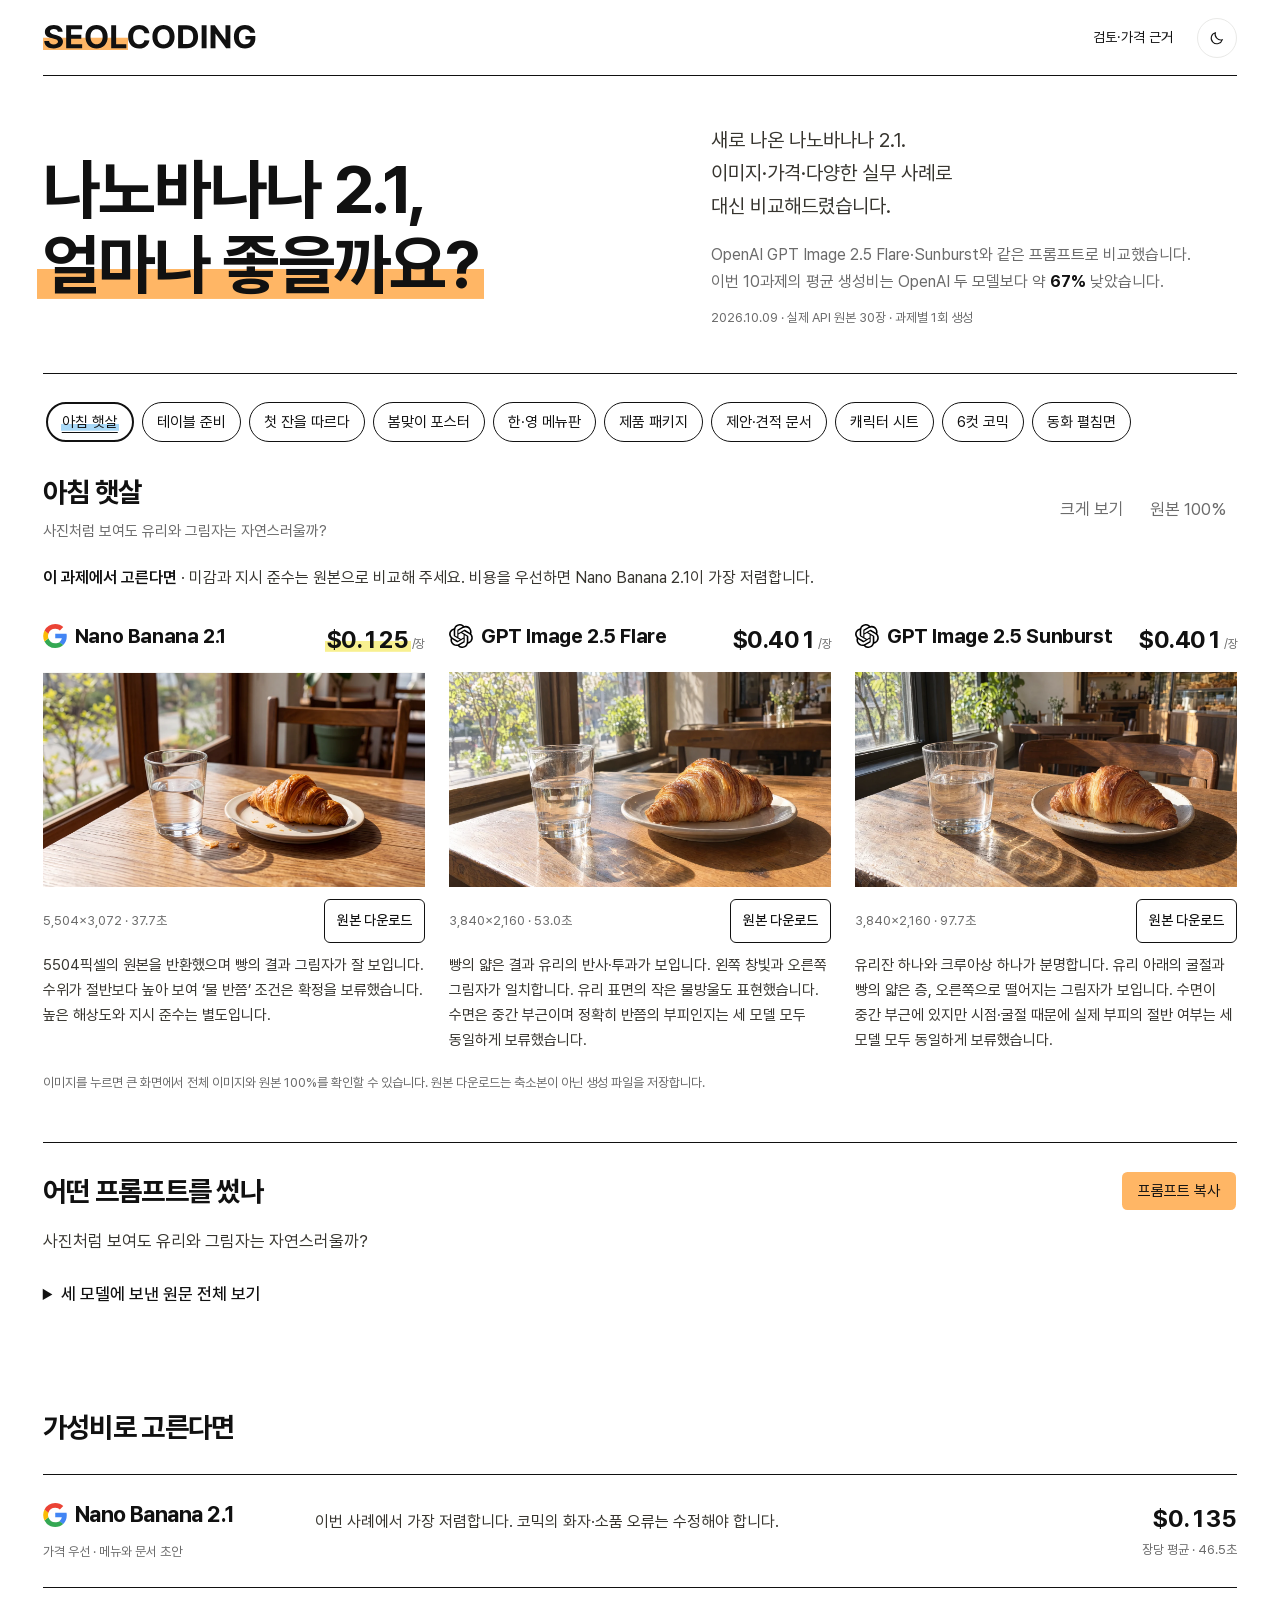
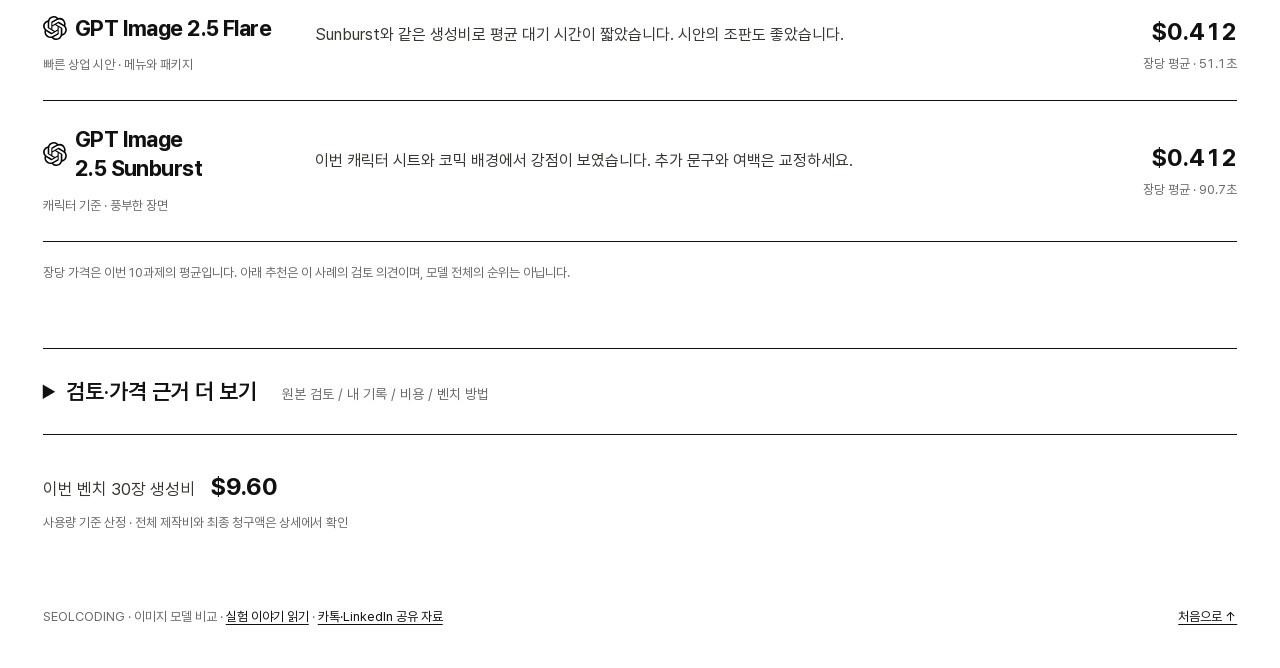
<file: static/image-bench/index.html>
<!doctype html>
<html lang="ko">
<head>
<meta charset="utf-8"><meta name="viewport" content="width=device-width,initial-scale=1">
<title>새로 나온 나노바나나 2.1, 얼마나 좋을까요? 이미지·가격·실무 사례 비교 · 설코딩</title>
<meta property="og:title" content="새로 나온 나노바나나 2.1, 얼마나 좋을까요? 이미지·가격·실무 사례 비교 · 설코딩"><meta property="og:description" content="새로 나온 나노바나나 2.1, 얼마나 좋을까요? OpenAI GPT Image 2.5 Flare·Sunburst와 10개 과제·30장으로 비교했습니다. 이미지·프롬프트·가격·검토를 한눈에 확인하세요."><meta property="og:type" content="website"><meta property="og:url" content="https://blog.seolcoding.com/image-bench/"><meta property="og:image" content="https://blog.seolcoding.com/image-bench/share/og.png"><meta name="twitter:card" content="summary_large_image">
<meta name="description" content="새로 나온 나노바나나 2.1, 얼마나 좋을까요? OpenAI GPT Image 2.5 Flare·Sunburst와 10개 과제·30장으로 비교했습니다. 이미지·프롬프트·가격·검토를 한눈에 확인하세요.">
<script>try{const t=localStorage.getItem('seolcoding-theme');if(t==='dark'||t==='light')document.documentElement.dataset.theme=t;}catch(e){}</script>
<link rel="icon" href="brand/logos/L2-favicon.svg" type="image/svg+xml">
<link rel="preload" href="brand/fonts/Pretendard-Bold.subset.woff2" as="font" type="font/woff2" crossorigin>
<link rel="stylesheet" href="brand/ui.css"><link rel="stylesheet" href="brand/theme-web.css"><link rel="stylesheet" href="brand/components.css"><link rel="stylesheet" href="style.css">
</head>
<body>
<a class="skip-link" href="#comparison">이미지 비교로 이동</a>
<div class="page">
<header class="site-header"><a class="logo" href="https://blog.seolcoding.com" aria-label="설코딩 블로그"><img class="sc-logo-light" src="brand/logos/L2-horizontal.svg" alt="SEOLCODING"><img class="sc-logo-dark" src="brand/logos/L2-horizontal-dark.svg" alt="SEOLCODING"></a><div class="header-right"><a href="#details">검토·가격 근거</a><div id="theme-control"></div></div></header>
<main>
<section class="hero" aria-labelledby="page-title"><h1 id="page-title">나노바나나 2.1,<br><span class="sc-mark">얼마나 좋을까요?</span></h1><div class="hero-note"><p>새로 나온 나노바나나 2.1.<br>이미지·가격·다양한 실무 사례로<br>대신 비교해드렸습니다.</p><p class="muted">OpenAI GPT Image 2.5 Flare·Sunburst와 같은 프롬프트로 비교했습니다.<br>이번 10과제의 평균 생성비는 OpenAI 두 모델보다 약 <strong id="saving">67%</strong> 낮았습니다.</p><small>2026.10.09 · 실제 API 원본 30장 · 과제별 1회 생성</small></div></section>
<section id="comparison" aria-labelledby="scene-title">
<div class="case-picker"><div id="scene-controls"></div></div>
<div class="scene-intro"><div><h2 id="scene-title"></h2><p id="scene-question"></p></div><div id="view-controls"></div></div>
<p class="recommendation" id="recommendation" aria-live="polite"></p>
<div class="comparison-grid" id="images"></div>
<p class="fine-print" id="view-hint">가격은 이 이미지의 실제 API 사용량으로 산정했습니다. 원본 100%에서 같은 위치를 확대해 비교할 수 있습니다.</p>
<details id="legacy-section" class="legacy-section" hidden><summary>이전 모델·내장 도구와 비교</summary><p class="fine-print">Codex·AGY 내장 이미지 도구의 실제 생성 결과입니다. 요청 원문은 같아도 도구의 프롬프트 처리·해상도·품질이 다를 수 있습니다. 공식 API 가격으로 계산한 이미지 출력분 참고액을 함께 표시합니다. 실제 구독 청구액은 미확인입니다.</p><div id="legacy-images" class="legacy-grid"></div></details>
<section class="prompt-section" aria-labelledby="prompt-heading"><div class="section-heading"><h2 id="prompt-heading">어떤 프롬프트를 썼나</h2><div id="copy-control"></div></div><p id="prompt-summary"></p><details id="prompt-details"><summary>세 모델에 보낸 원문 전체 보기</summary><pre id="prompt-text"></pre><p><a id="prompt-link" download>프롬프트 내려받기</a></p><div id="reference-info" hidden></div></details><output class="status" id="copy-status" aria-live="polite"></output></section>
</section>
<section class="choice-section" aria-labelledby="choice-heading"><h2 id="choice-heading">가성비로 고른다면</h2><div class="choice-rows" id="choices"></div><p class="fine-print">장당 가격은 이번 10과제의 평균입니다. 아래 추천은 이 사례의 검토 의견이며, 모델 전체의 순위는 아닙니다.</p></section>
<details class="advanced" id="details"><summary>검토·가격 근거 더 보기 <span>원본 검토 / 내 기록 / 비용 / 벤치 방법</span></summary><div class="advanced-content">
<details id="reviews-section"><summary>이 과제의 상세 검토와 내 메모</summary><p>작성자(AI)가 원본을 확인한 관찰입니다. 체크 개수는 공식 벤치 점수가 아닙니다. OCR 미발견은 오탈자 확정이 아닙니다.</p><div class="review-tools"><button id="export" type="button">내 검토 내보내기</button><button id="import-button" type="button">검토 가져오기</button><input id="import-file" type="file" accept="application/json" hidden></div><div id="reviews"></div><div class="vote-area"><p>이미지를 직접 보고 더 마음에 드는 모델을 골라 주세요.</p><div id="votes"></div><output id="review-status" aria-live="polite"></output></div></details>
<details id="cost-section"><summary>모델의 정확한 이름과 이미지당 가격·총비용</summary><div id="cost-content"></div><p><a href="costs.json" download>비용 계산 JSON</a> · <a href="cost_report.md">산식과 포함 범위</a></p></details>
<details id="method-section"><summary>다른 사람들은 어떻게 벤치했나</summary><p>긴 글자와 여러 시점의 이야기를 평가한 공개 벤치를 검토하고, 메뉴 → 문서 → 패키지 → 캐릭터 → 코믹 → 동화의 여섯 제작 과제로 옮겼습니다.</p><div id="sources"></div><h3>비교 조건</h3><ul class="conditions"><li>과제마다 같은 원문으로 각 모델의 최초 응답 1장씩 비교했습니다. 다시 생성해 좋은 결과를 고르지 않았습니다.</li><li>OpenAI는 max 품질, Google은 4K 설정입니다. 모델별 원본 크기·형식이 달라 같은 해상도나 계산량을 통제한 실험은 아닙니다.</li><li>코믹·동화에는 Sunburst의 첫 캐릭터 시트를 세 모델 모두에 참조로 보냈습니다. 참조의 출처가 결과에 영향을 줄 수 있습니다.</li><li>한글 받침·숫자·가격 대응은 눈 검토와 OCR 원문 대조를 함께 사용했습니다. OCR에서 못 찾은 글자를 자동 실패로 판정하지 않았습니다.</li><li>상업 납품 전에는 문구 교정과 인쇄 조판이 필요합니다. 단일 생성으로 반복 안정성이나 모델 전체의 우열을 결론 내릴 수 없습니다.</li></ul><p><a href="manifest.json" download>프롬프트·모델·검토·사용량 기록</a></p></details>
<details id="story-section"><summary>모션그래픽으로 옮길 스토리라인</summary><p>여섯 제작 과제, 장면당 8초. 프롬프트 → 세 이미지 → 차이와 가격 → 용도별 선택 순서로 비교합니다. 영상은 아직 렌더하지 않았습니다.</p><div id="storyboard"></div><a href="commercial/motion_manifest.json" download>48초 스토리보드 JSON</a></details>
</div></details>
<p class="project-cost">이번 벤치 30장 생성비 <strong id="total-cost">$9.60</strong><span>사용량 기준 산정 · 전체 제작비와 최종 청구액은 상세에서 확인</span></p>
</main>
<footer><span>SEOLCODING · 이미지 모델 비교 · <a href="share/article/">실험 이야기 읽기</a> · <a href="share/">카톡·LinkedIn 공유 자료</a></span><a href="#page-title">처음으로 ↑</a></footer>
</div>
<div id="image-viewer"></div>
<script src="data.js"></script><script src="ui-controls.js"></script><script src="app.js"></script>
</body></html>
</file>
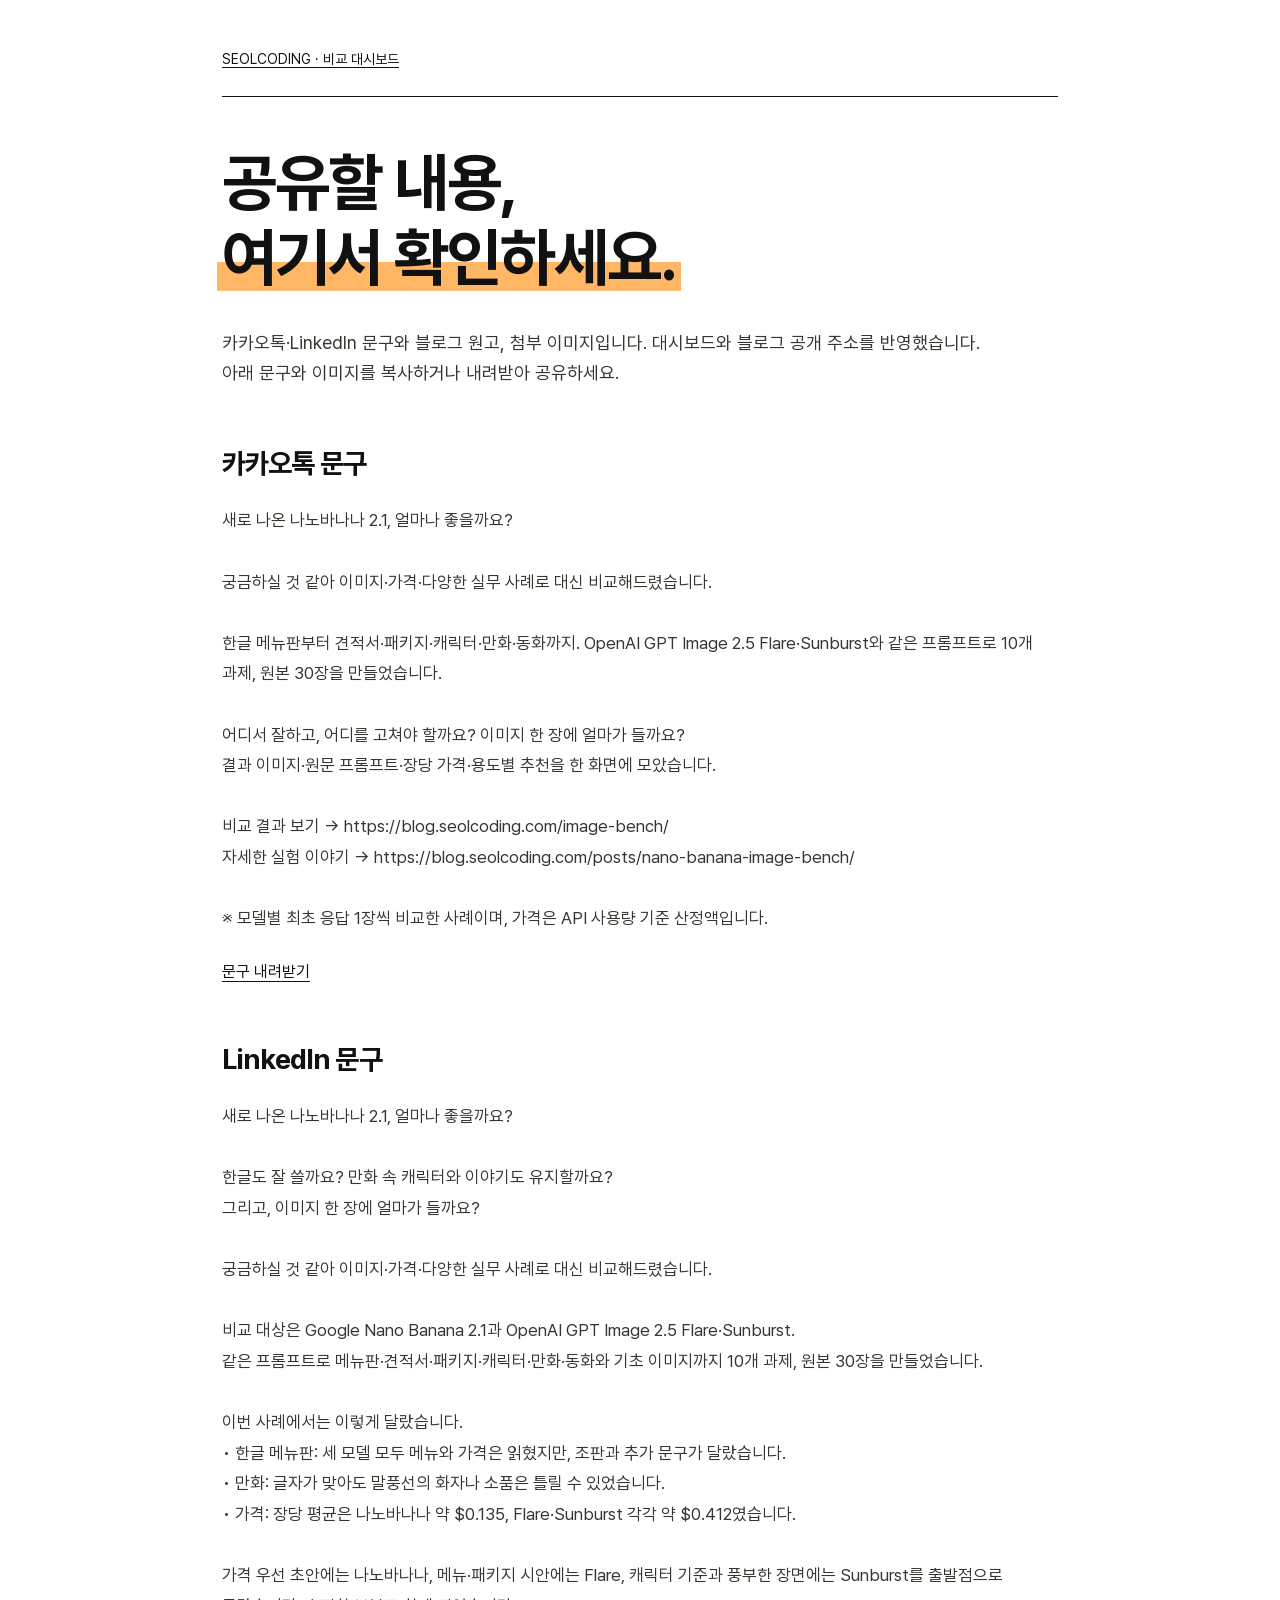
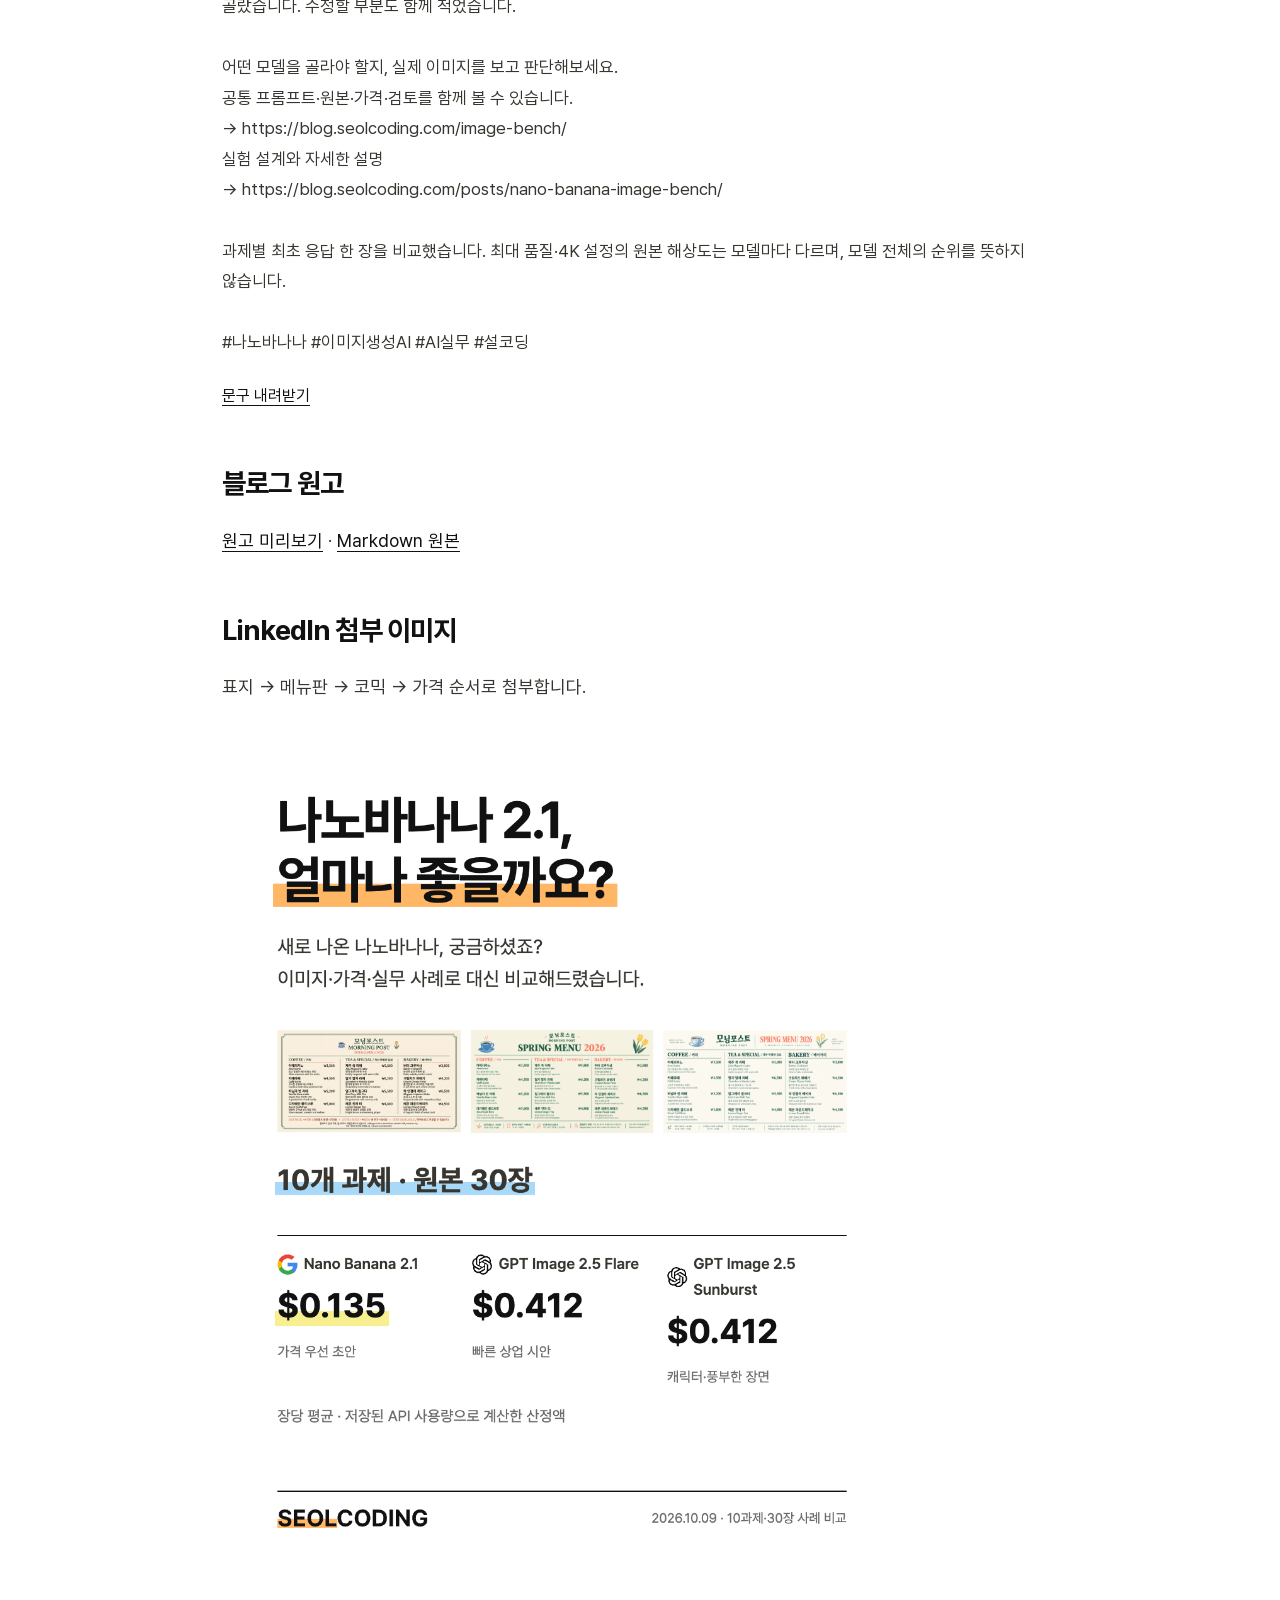
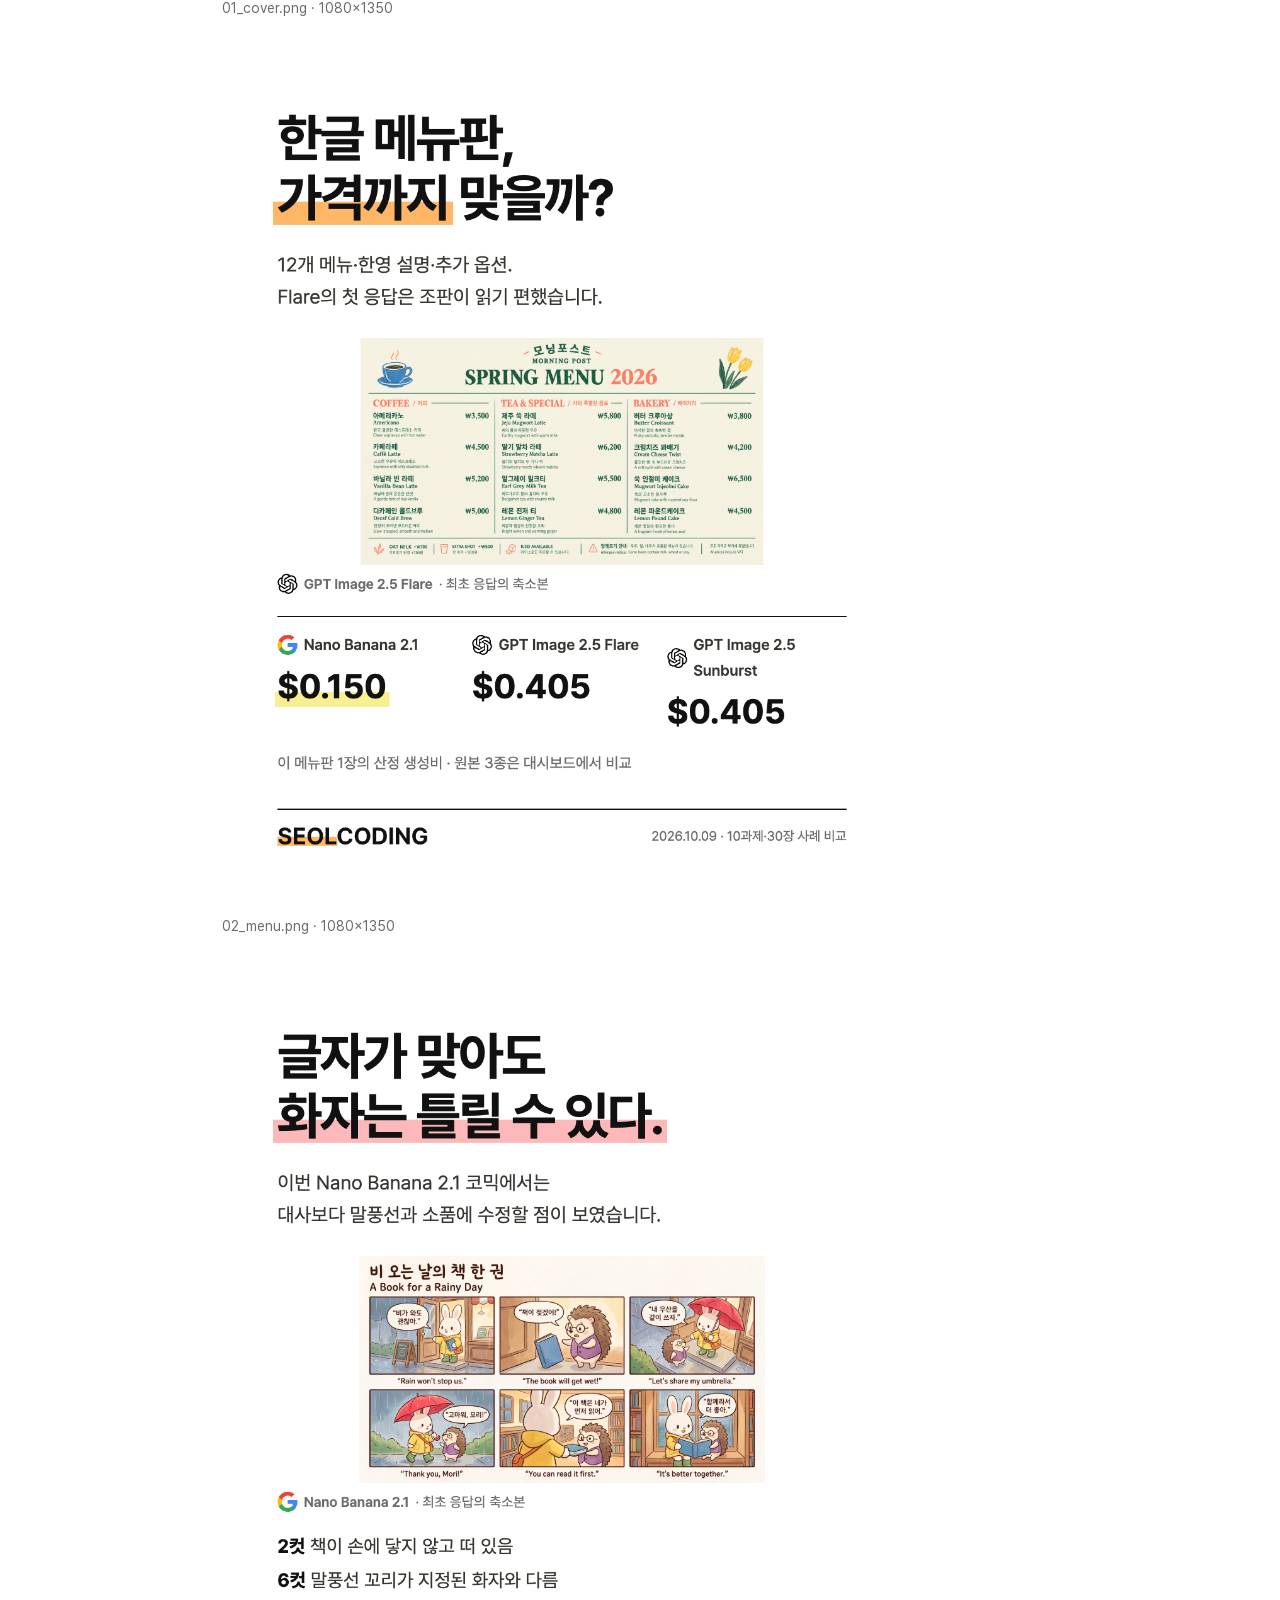
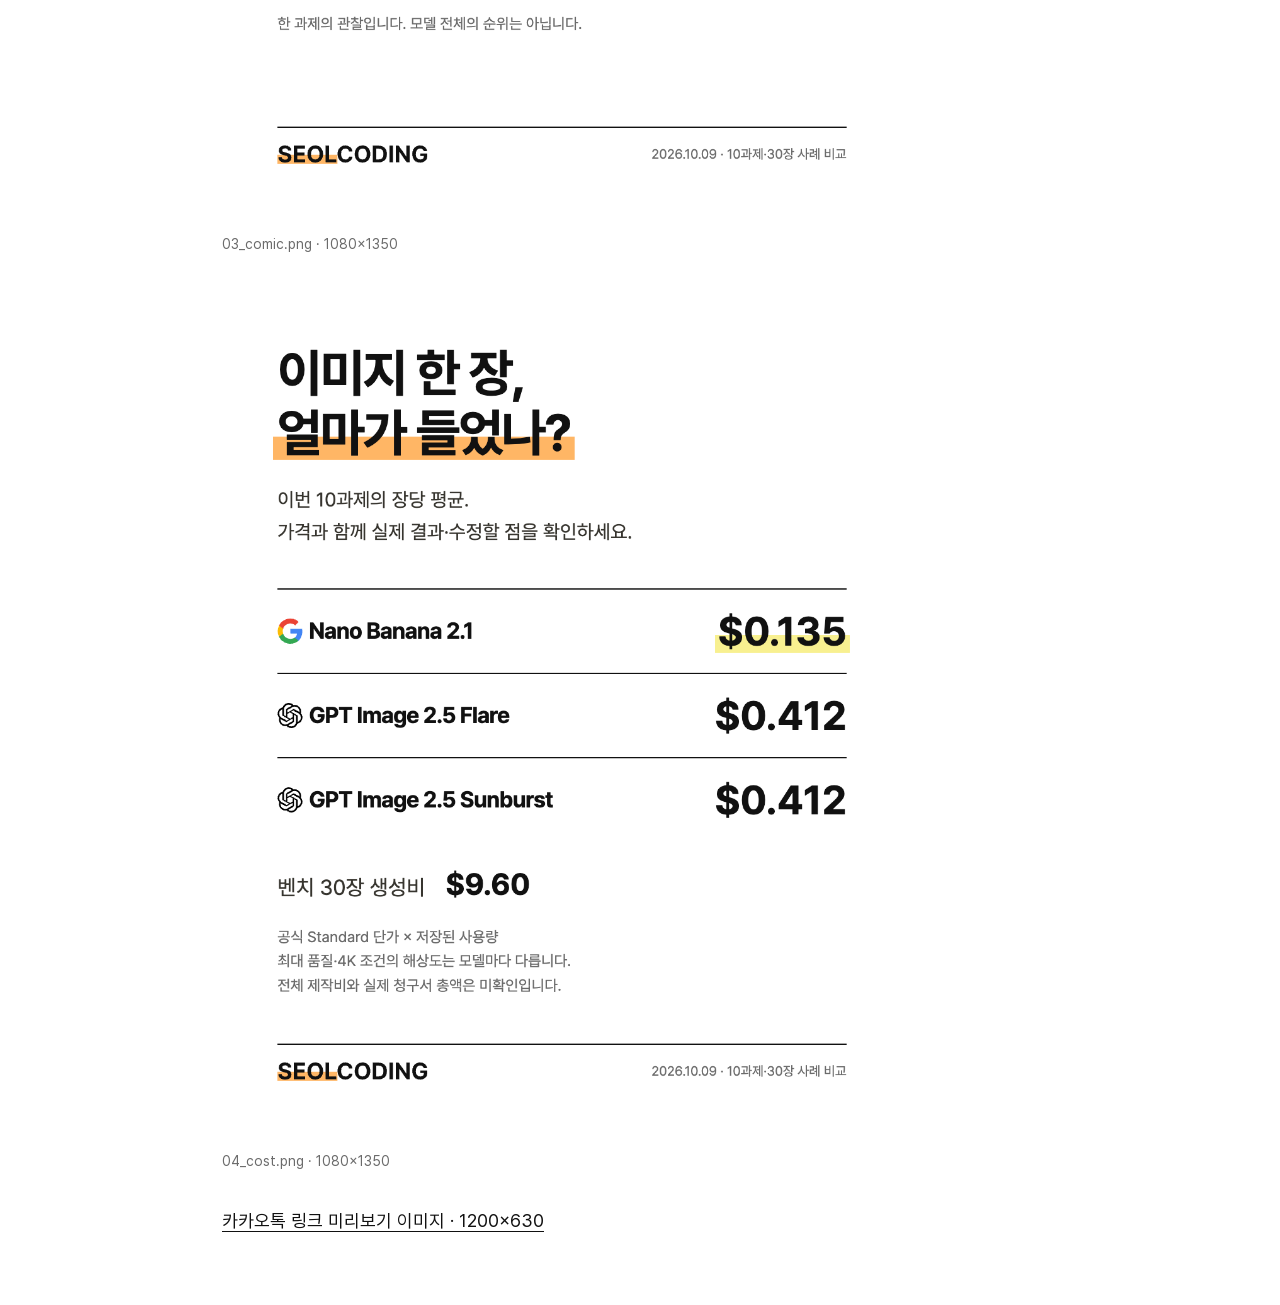
<file: static/image-bench/share/index.html>
<!doctype html><html lang="ko"><head><meta charset="utf-8"><meta name="viewport" content="width=device-width,initial-scale=1"><title>공유 콘텐츠 검토 · 설코딩</title><link rel="stylesheet" href="../brand/theme-web.css"><link rel="stylesheet" href="../brand/components.css"><link rel="stylesheet" href="share.css"></head><body><main class="article"><header><a href="../">SEOLCODING · 비교 대시보드</a></header><h1>공유할 내용,<br><span class="sc-mark">여기서 확인하세요.</span></h1><p>카카오톡·LinkedIn 문구와 블로그 원고, 첨부 이미지입니다. 대시보드와 블로그 공개 주소를 반영했습니다. 아래 문구와 이미지를 복사하거나 내려받아 공유하세요.</p><section><h2>카카오톡 문구</h2><pre>새로 나온 나노바나나 2.1, 얼마나 좋을까요?

궁금하실 것 같아 이미지·가격·다양한 실무 사례로 대신 비교해드렸습니다.

한글 메뉴판부터 견적서·패키지·캐릭터·만화·동화까지. OpenAI GPT Image 2.5 Flare·Sunburst와 같은 프롬프트로 10개 과제, 원본 30장을 만들었습니다.

어디서 잘하고, 어디를 고쳐야 할까요? 이미지 한 장에 얼마가 들까요?
결과 이미지·원문 프롬프트·장당 가격·용도별 추천을 한 화면에 모았습니다.

비교 결과 보기 → https://blog.seolcoding.com/image-bench/
자세한 실험 이야기 → https://blog.seolcoding.com/posts/nano-banana-image-bench/

※ 모델별 최초 응답 1장씩 비교한 사례이며, 가격은 API 사용량 기준 산정액입니다.</pre><a href="kakao.txt" download>문구 내려받기</a></section><section><h2>LinkedIn 문구</h2><pre>새로 나온 나노바나나 2.1, 얼마나 좋을까요?

한글도 잘 쓸까요? 만화 속 캐릭터와 이야기도 유지할까요?
그리고, 이미지 한 장에 얼마가 들까요?

궁금하실 것 같아 이미지·가격·다양한 실무 사례로 대신 비교해드렸습니다.

비교 대상은 Google Nano Banana 2.1과 OpenAI GPT Image 2.5 Flare·Sunburst.
같은 프롬프트로 메뉴판·견적서·패키지·캐릭터·만화·동화와 기초 이미지까지 10개 과제, 원본 30장을 만들었습니다.

이번 사례에서는 이렇게 달랐습니다.
• 한글 메뉴판: 세 모델 모두 메뉴와 가격은 읽혔지만, 조판과 추가 문구가 달랐습니다.
• 만화: 글자가 맞아도 말풍선의 화자나 소품은 틀릴 수 있었습니다.
• 가격: 장당 평균은 나노바나나 약 $0.135, Flare·Sunburst 각각 약 $0.412였습니다.

가격 우선 초안에는 나노바나나, 메뉴·패키지 시안에는 Flare, 캐릭터 기준과 풍부한 장면에는 Sunburst를 출발점으로 골랐습니다. 수정할 부분도 함께 적었습니다.

어떤 모델을 골라야 할지, 실제 이미지를 보고 판단해보세요.
공통 프롬프트·원본·가격·검토를 함께 볼 수 있습니다.
→ https://blog.seolcoding.com/image-bench/
실험 설계와 자세한 설명
→ https://blog.seolcoding.com/posts/nano-banana-image-bench/

과제별 최초 응답 한 장을 비교했습니다. 최대 품질·4K 설정의 원본 해상도는 모델마다 다르며, 모델 전체의 순위를 뜻하지 않습니다.

#나노바나나 #이미지생성AI #AI실무 #설코딩</pre><a href="linkedin.txt" download>문구 내려받기</a></section><section><h2>블로그 원고</h2><p><a href="article/">원고 미리보기</a> · <a href="blog.md" download>Markdown 원본</a></p></section><section><h2>LinkedIn 첨부 이미지</h2><p>표지 → 메뉴판 → 코믹 → 가격 순서로 첨부합니다.</p><figure><a href="01_cover.png" download><img src="01_cover.png" alt="01_cover"></a><figcaption>01_cover.png · 1080×1350</figcaption></figure><figure><a href="02_menu.png" download><img src="02_menu.png" alt="02_menu"></a><figcaption>02_menu.png · 1080×1350</figcaption></figure><figure><a href="03_comic.png" download><img src="03_comic.png" alt="03_comic"></a><figcaption>03_comic.png · 1080×1350</figcaption></figure><figure><a href="04_cost.png" download><img src="04_cost.png" alt="04_cost"></a><figcaption>04_cost.png · 1080×1350</figcaption></figure></section><p><a href="og.png" download>카카오톡 링크 미리보기 이미지 · 1200×630</a></p></main></body></html>
</file>
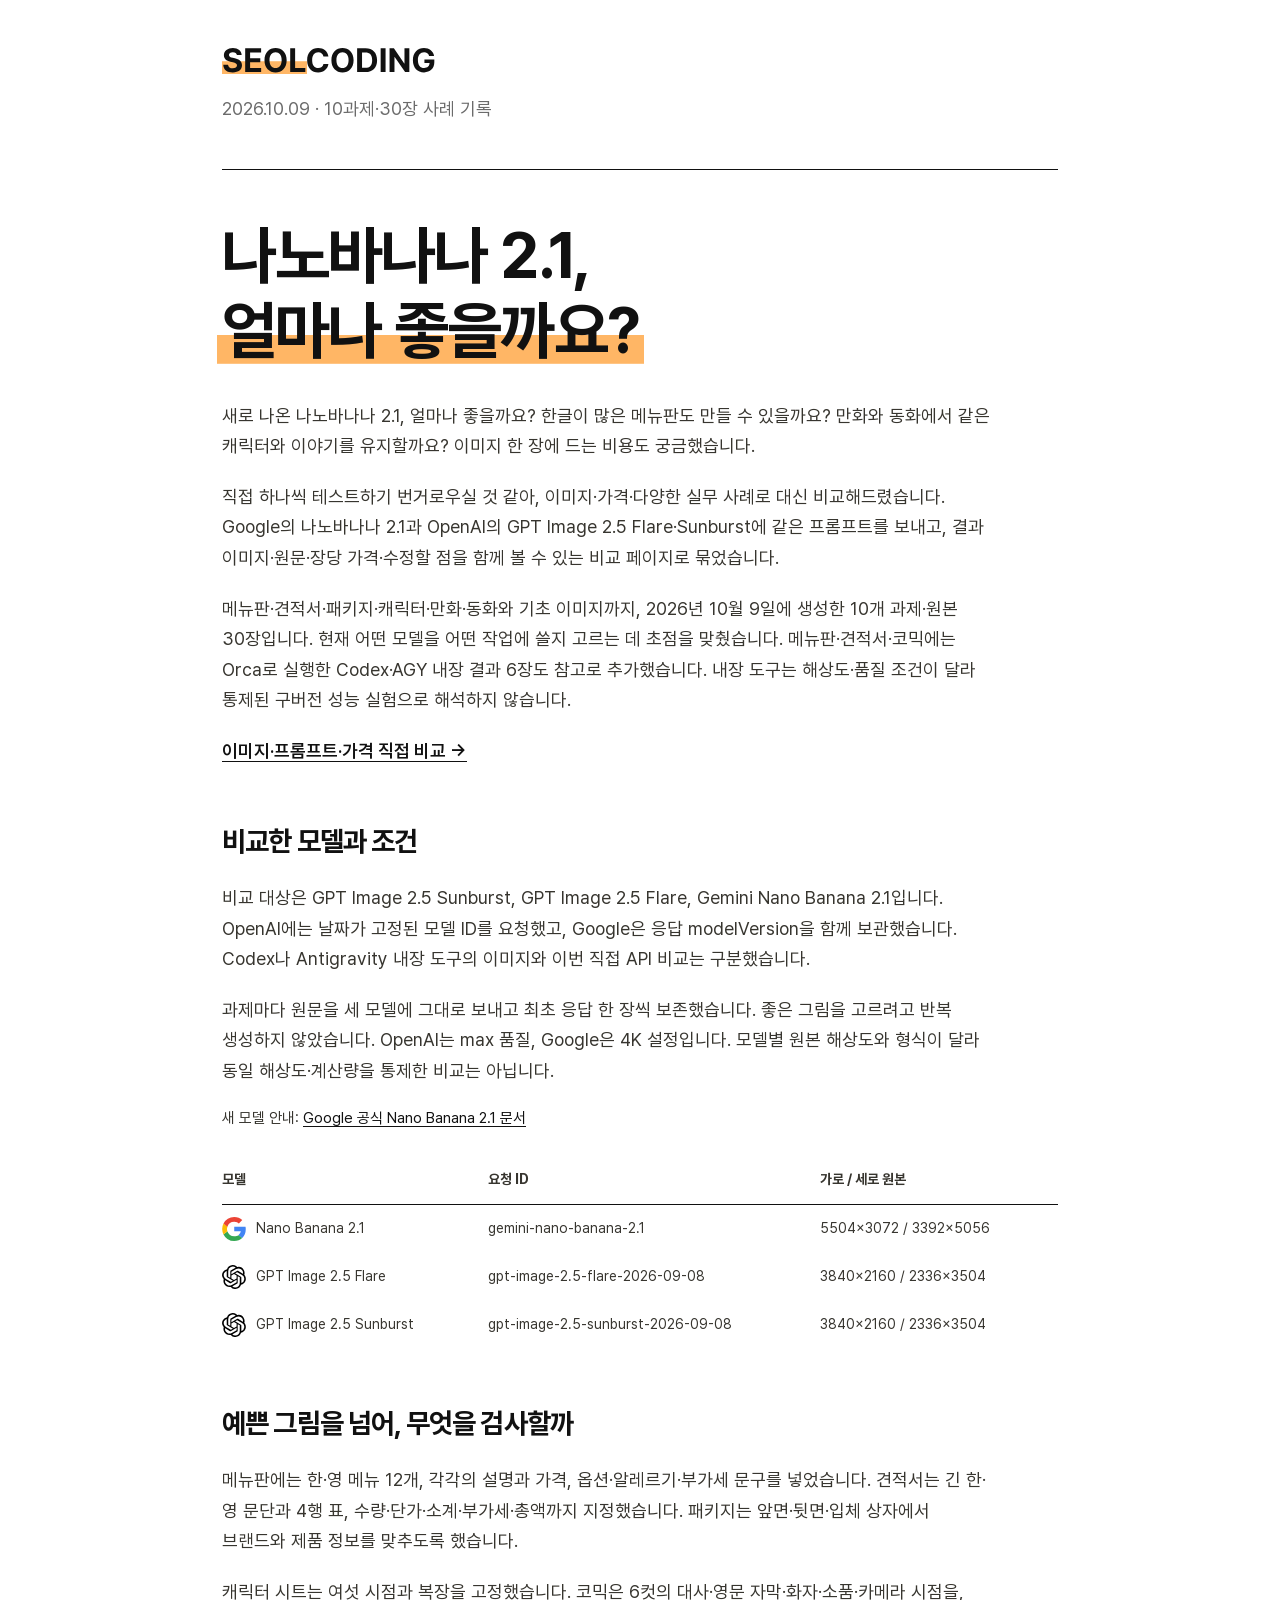
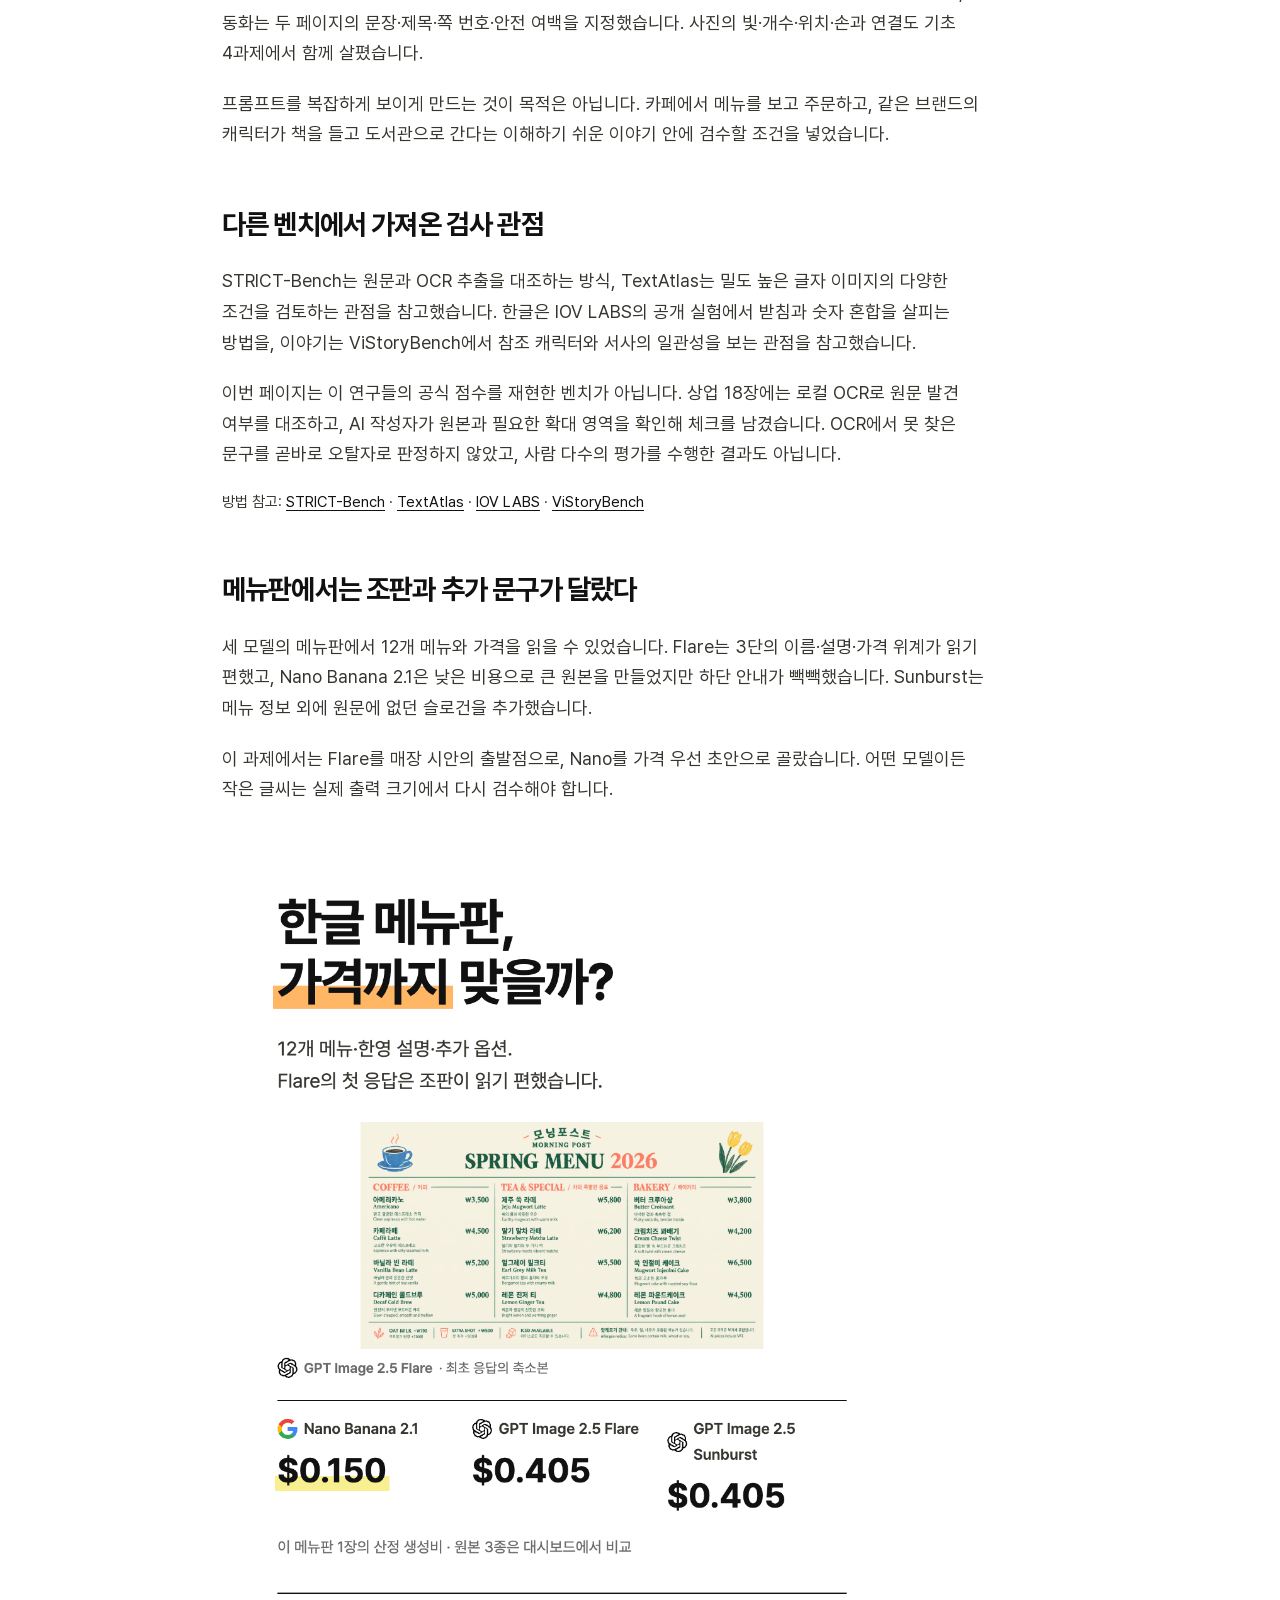
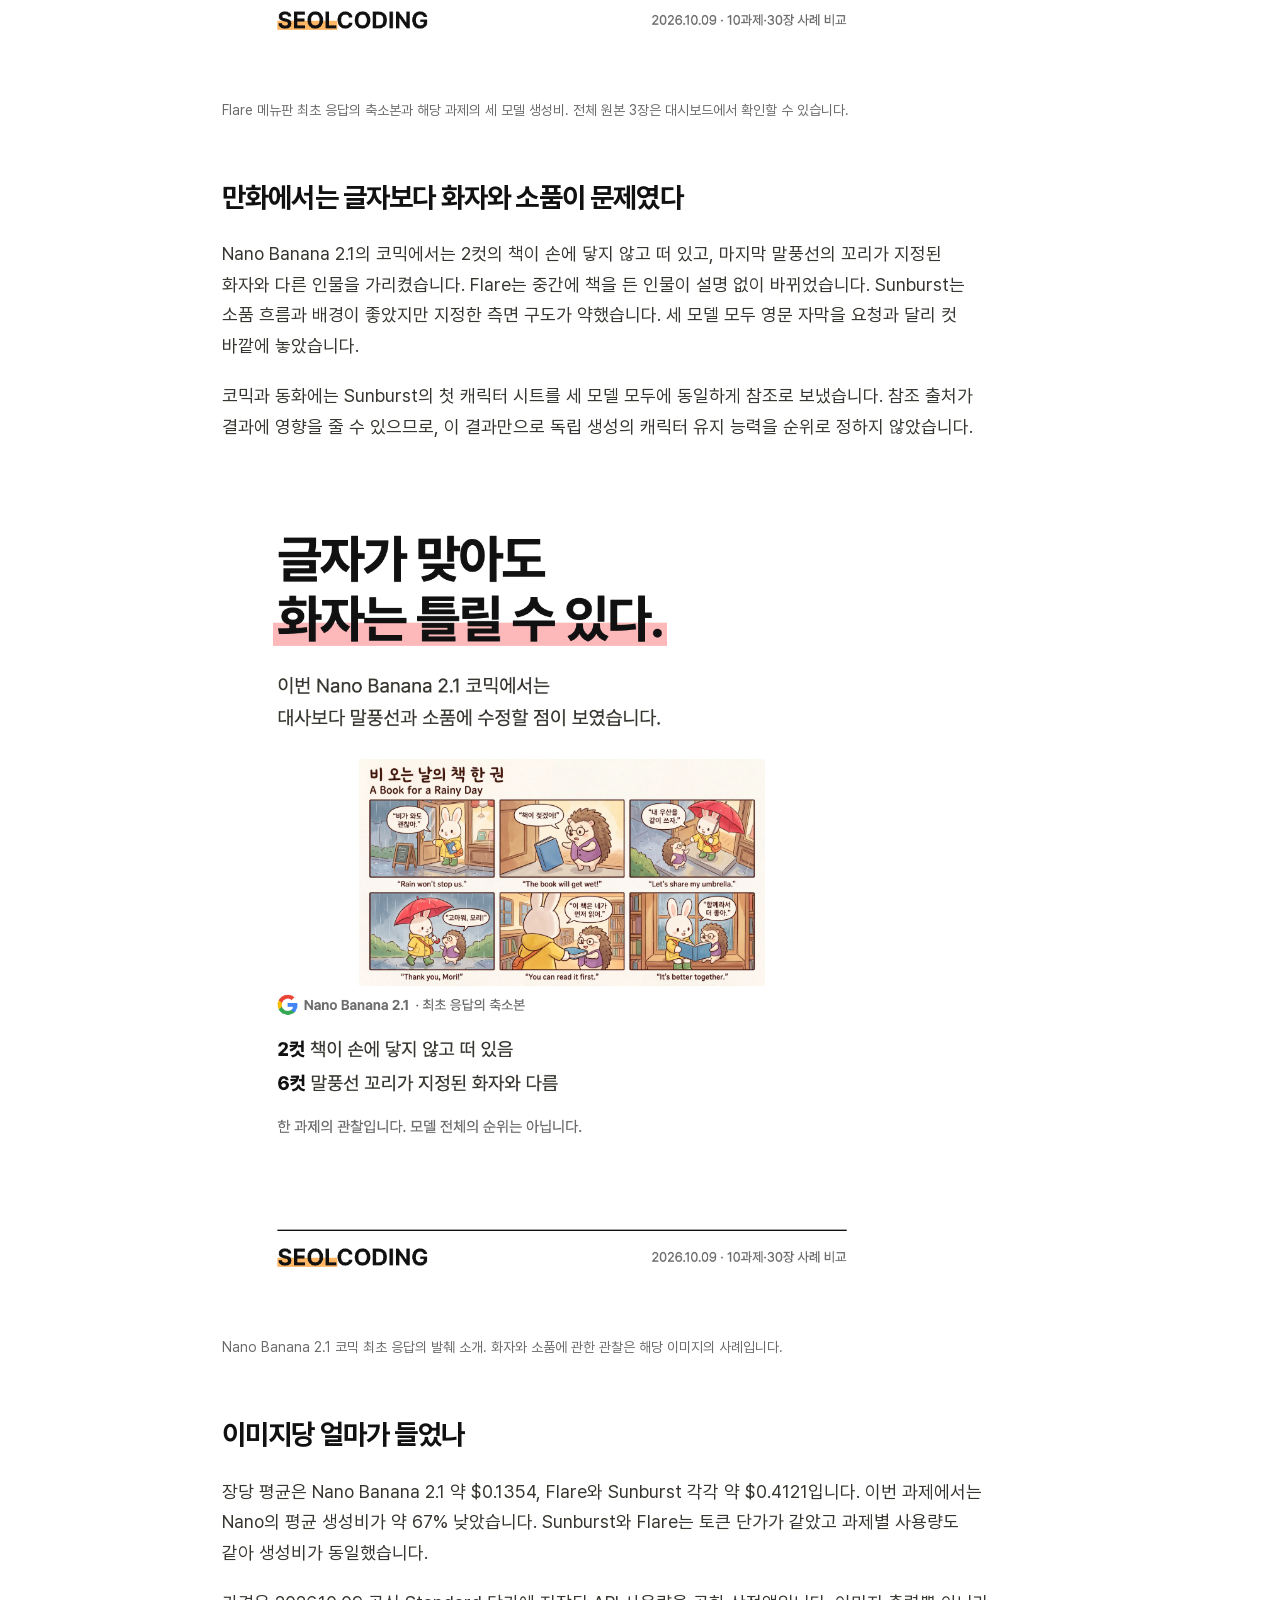
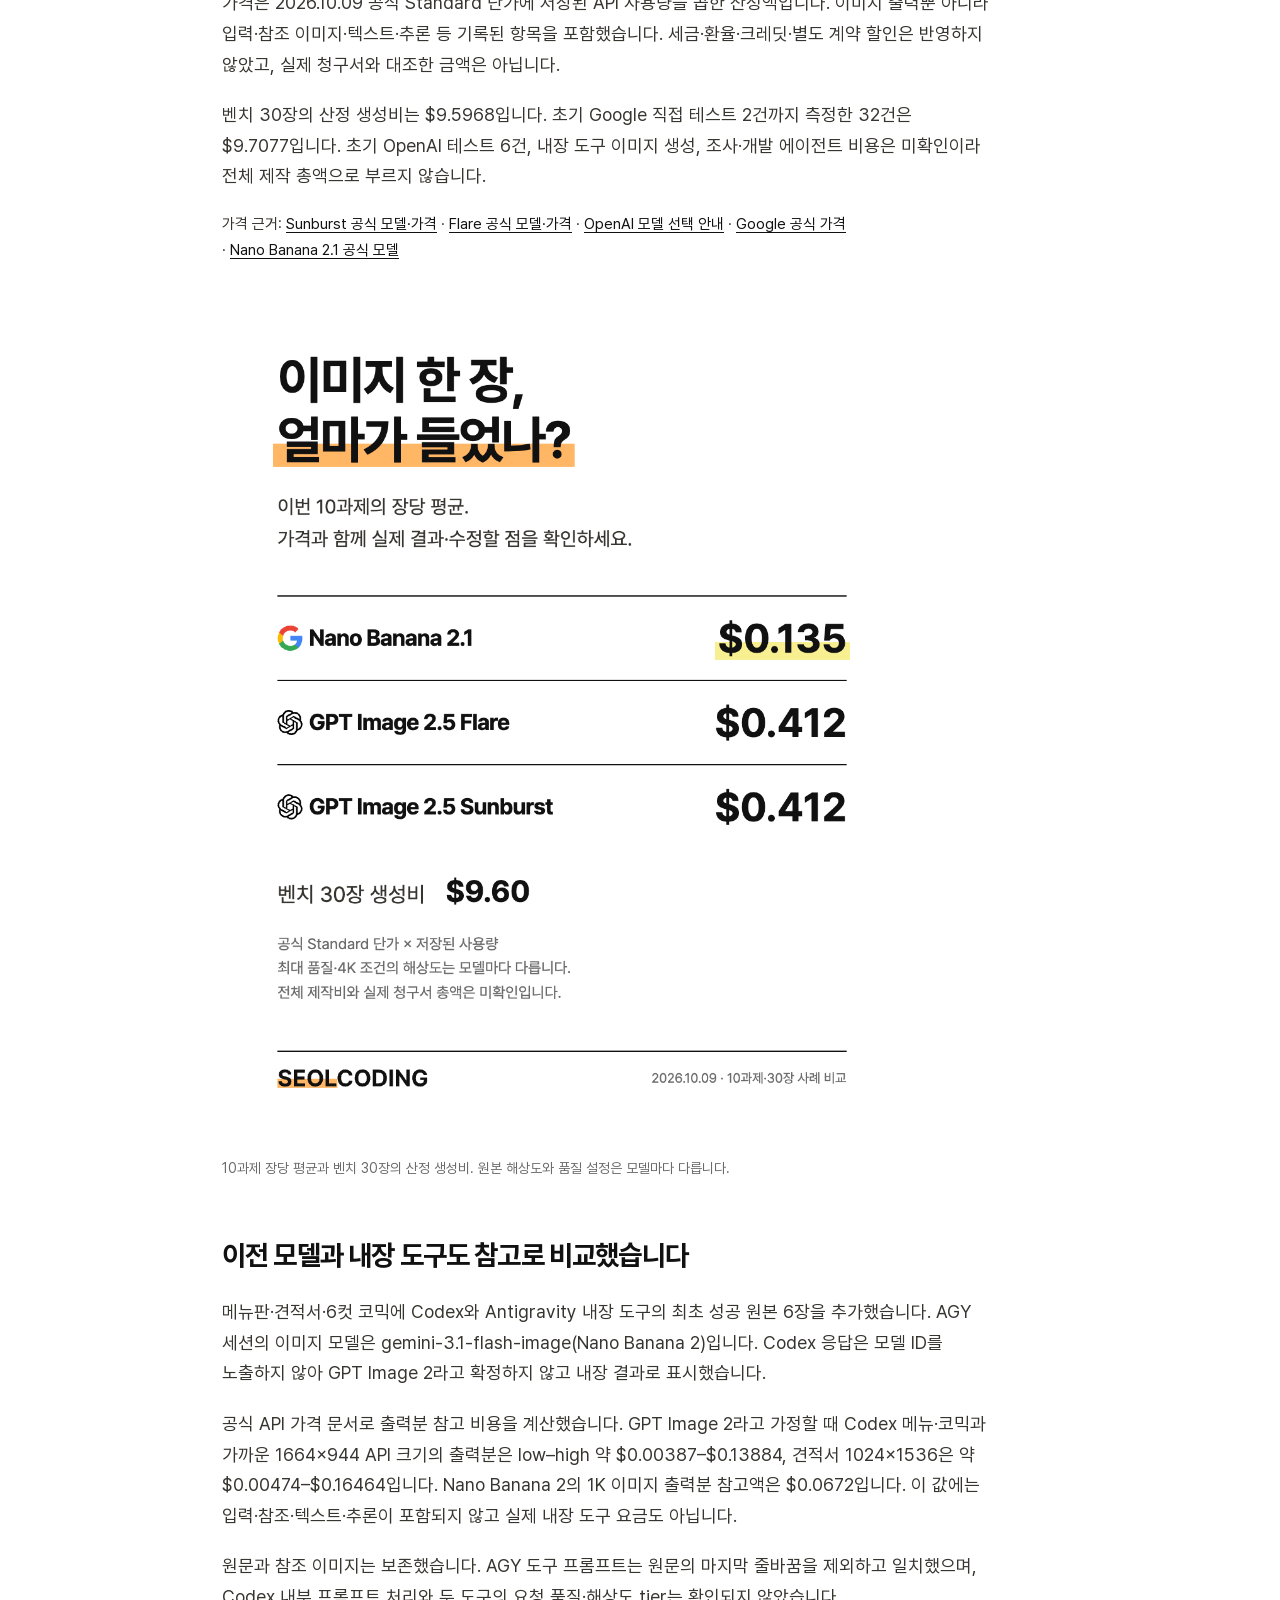
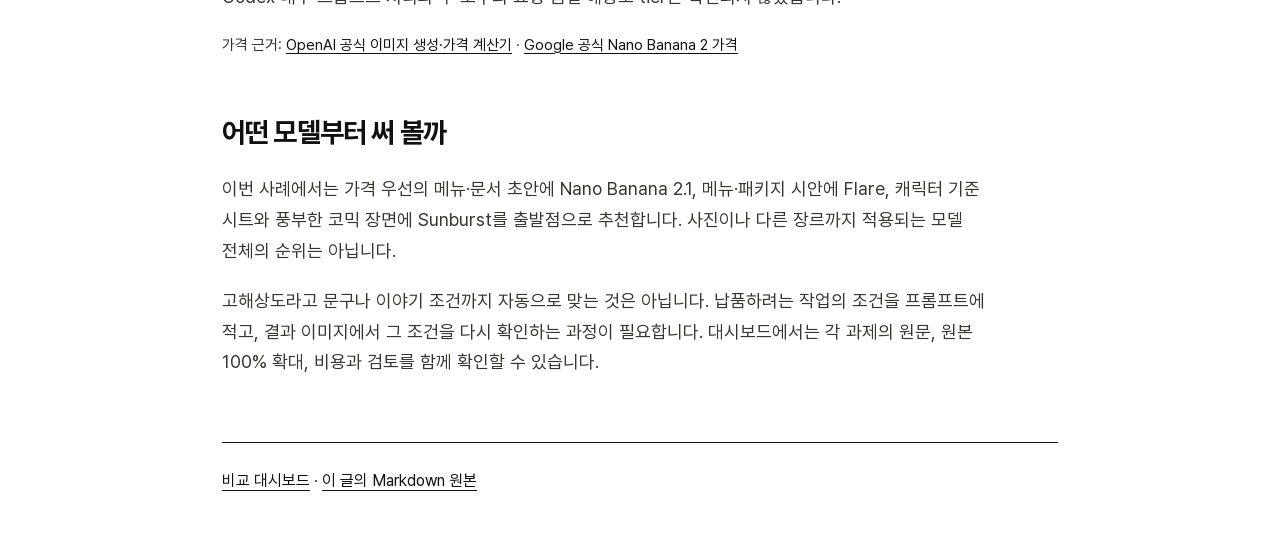
<file: static/image-bench/share/article/index.html>
<!doctype html><html lang="ko"><head><meta charset="utf-8"><meta name="viewport" content="width=device-width,initial-scale=1"><title>새로 나온 나노바나나 2.1, 얼마나 좋을까요? 이미지·가격·실무 사례 비교 · 설코딩</title><meta name="description" content="새로 나온 나노바나나 2.1, 얼마나 좋을까요? OpenAI GPT Image 2.5 Flare·Sunburst와 10개 과제·30장으로 비교했습니다. 이미지·프롬프트·가격·검토를 한눈에 확인하세요."><meta property="og:title" content="새로 나온 나노바나나 2.1, 얼마나 좋을까요? 이미지·가격·실무 사례 비교"><meta property="og:description" content="새로 나온 나노바나나 2.1, 얼마나 좋을까요? OpenAI GPT Image 2.5 Flare·Sunburst와 10개 과제·30장으로 비교했습니다. 이미지·프롬프트·가격·검토를 한눈에 확인하세요."><meta property="og:type" content="article"><meta property="og:image" content="https://blog.seolcoding.com/image-bench/share/og.png"><meta property="og:url" content="https://blog.seolcoding.com/posts/nano-banana-image-bench/"><link rel="stylesheet" href="../../brand/theme-web.css"><link rel="stylesheet" href="../../brand/components.css"><link rel="stylesheet" href="../share.css"></head><body><main class="article"><header><a href="../../"><img class="sc-logo-light" src="../../brand/logos/L2-horizontal.svg" alt="SEOLCODING"><img class="sc-logo-dark" src="../../brand/logos/L2-horizontal-dark.svg" alt="SEOLCODING"></a><p>2026.10.09 · 10과제·30장 사례 기록</p></header><h1>나노바나나 2.1,<br><span class="sc-mark">얼마나 좋을까요?</span></h1><p>새로 나온 나노바나나 2.1, 얼마나 좋을까요? 한글이 많은 메뉴판도 만들 수 있을까요? 만화와 동화에서 같은 캐릭터와 이야기를 유지할까요? 이미지 한 장에 드는 비용도 궁금했습니다.</p><p>직접 하나씩 테스트하기 번거로우실 것 같아, 이미지·가격·다양한 실무 사례로 대신 비교해드렸습니다. Google의 나노바나나 2.1과 OpenAI의 GPT Image 2.5 Flare·Sunburst에 같은 프롬프트를 보내고, 결과 이미지·원문·장당 가격·수정할 점을 함께 볼 수 있는 비교 페이지로 묶었습니다.</p><p>메뉴판·견적서·패키지·캐릭터·만화·동화와 기초 이미지까지, 2026년 10월 9일에 생성한 10개 과제·원본 30장입니다. 현재 어떤 모델을 어떤 작업에 쓸지 고르는 데 초점을 맞췄습니다. 메뉴판·견적서·코믹에는 Orca로 실행한 Codex·AGY 내장 결과 6장도 참고로 추가했습니다. 내장 도구는 해상도·품질 조건이 달라 통제된 구버전 성능 실험으로 해석하지 않습니다.</p><p><a class="main-link" href="../../">이미지·프롬프트·가격 직접 비교 →</a></p><section><h2>비교한 모델과 조건</h2><p>비교 대상은 GPT Image 2.5 Sunburst, GPT Image 2.5 Flare, Gemini Nano Banana 2.1입니다. OpenAI에는 날짜가 고정된 모델 ID를 요청했고, Google은 응답 modelVersion을 함께 보관했습니다. Codex나 Antigravity 내장 도구의 이미지와 이번 직접 API 비교는 구분했습니다.</p><p>과제마다 원문을 세 모델에 그대로 보내고 최초 응답 한 장씩 보존했습니다. 좋은 그림을 고르려고 반복 생성하지 않았습니다. OpenAI는 max 품질, Google은 4K 설정입니다. 모델별 원본 해상도와 형식이 달라 동일 해상도·계산량을 통제한 비교는 아닙니다.</p><p class="references">새 모델 안내: <a href="https://ai.google.dev/gemini-api/docs/models/gemini-nano-banana-2.1" target="_blank" rel="noopener">Google 공식 Nano Banana 2.1 문서</a></p><div class="table-wrap"><table><thead><tr><th>모델</th><th>요청 ID</th><th>가로 / 세로 원본</th></tr></thead><tbody><tr><td><span class="model-label"><img class="provider-logo " src="../../brand/providers/google.svg" alt="Google" width="32" height="32"><span>Nano Banana 2.1</span></span></td><td><code>gemini-nano-banana-2.1</code></td><td>5504×3072 / 3392×5056</td></tr><tr><td><span class="model-label"><img class="provider-logo openai-logo" src="../../brand/providers/openai.svg" alt="OpenAI" width="32" height="32"><span>GPT Image 2.5 Flare</span></span></td><td><code>gpt-image-2.5-flare-2026-09-08</code></td><td>3840×2160 / 2336×3504</td></tr><tr><td><span class="model-label"><img class="provider-logo openai-logo" src="../../brand/providers/openai.svg" alt="OpenAI" width="32" height="32"><span>GPT Image 2.5 Sunburst</span></span></td><td><code>gpt-image-2.5-sunburst-2026-09-08</code></td><td>3840×2160 / 2336×3504</td></tr></tbody></table></div></section><section><h2>예쁜 그림을 넘어, 무엇을 검사할까</h2><p>메뉴판에는 한·영 메뉴 12개, 각각의 설명과 가격, 옵션·알레르기·부가세 문구를 넣었습니다. 견적서는 긴 한·영 문단과 4행 표, 수량·단가·소계·부가세·총액까지 지정했습니다. 패키지는 앞면·뒷면·입체 상자에서 브랜드와 제품 정보를 맞추도록 했습니다.</p><p>캐릭터 시트는 여섯 시점과 복장을 고정했습니다. 코믹은 6컷의 대사·영문 자막·화자·소품·카메라 시점을, 동화는 두 페이지의 문장·제목·쪽 번호·안전 여백을 지정했습니다. 사진의 빛·개수·위치·손과 연결도 기초 4과제에서 함께 살폈습니다.</p><p>프롬프트를 복잡하게 보이게 만드는 것이 목적은 아닙니다. 카페에서 메뉴를 보고 주문하고, 같은 브랜드의 캐릭터가 책을 들고 도서관으로 간다는 이해하기 쉬운 이야기 안에 검수할 조건을 넣었습니다.</p></section><section><h2>다른 벤치에서 가져온 검사 관점</h2><p>STRICT-Bench는 원문과 OCR 추출을 대조하는 방식, TextAtlas는 밀도 높은 글자 이미지의 다양한 조건을 검토하는 관점을 참고했습니다. 한글은 IOV LABS의 공개 실험에서 받침과 숫자 혼합을 살피는 방법을, 이야기는 ViStoryBench에서 참조 캐릭터와 서사의 일관성을 보는 관점을 참고했습니다.</p><p>이번 페이지는 이 연구들의 공식 점수를 재현한 벤치가 아닙니다. 상업 18장에는 로컬 OCR로 원문 발견 여부를 대조하고, AI 작성자가 원본과 필요한 확대 영역을 확인해 체크를 남겼습니다. OCR에서 못 찾은 문구를 곧바로 오탈자로 판정하지 않았고, 사람 다수의 평가를 수행한 결과도 아닙니다.</p><p class="references">방법 참고: <a href="https://github.com/tianyu-z/STRICT-Bench" target="_blank" rel="noopener">STRICT-Bench</a> · <a href="https://github.com/CSU-JPG/TextAtlas" target="_blank" rel="noopener">TextAtlas</a> · <a href="https://labs.iovstudio.kr/en/news/korean-text-render-benchmark" target="_blank" rel="noopener">IOV LABS</a> · <a href="https://arxiv.org/abs/2505.24862" target="_blank" rel="noopener">ViStoryBench</a></p></section><section><h2>메뉴판에서는 조판과 추가 문구가 달랐다</h2><p>세 모델의 메뉴판에서 12개 메뉴와 가격을 읽을 수 있었습니다. Flare는 3단의 이름·설명·가격 위계가 읽기 편했고, Nano Banana 2.1은 낮은 비용으로 큰 원본을 만들었지만 하단 안내가 빽빽했습니다. Sunburst는 메뉴 정보 외에 원문에 없던 슬로건을 추가했습니다.</p><p>이 과제에서는 Flare를 매장 시안의 출발점으로, Nano를 가격 우선 초안으로 골랐습니다. 어떤 모델이든 작은 글씨는 실제 출력 크기에서 다시 검수해야 합니다.</p><figure><img src="../02_menu.png" alt="Flare 메뉴판 최초 응답의 축소본과 해당 과제의 세 모델 생성비. 전체 원본 3장은 대시보드에서 확인할 수 있습니다." loading="lazy"><figcaption>Flare 메뉴판 최초 응답의 축소본과 해당 과제의 세 모델 생성비. 전체 원본 3장은 대시보드에서 확인할 수 있습니다.</figcaption></figure></section><section><h2>만화에서는 글자보다 화자와 소품이 문제였다</h2><p>Nano Banana 2.1의 코믹에서는 2컷의 책이 손에 닿지 않고 떠 있고, 마지막 말풍선의 꼬리가 지정된 화자와 다른 인물을 가리켰습니다. Flare는 중간에 책을 든 인물이 설명 없이 바뀌었습니다. Sunburst는 소품 흐름과 배경이 좋았지만 지정한 측면 구도가 약했습니다. 세 모델 모두 영문 자막을 요청과 달리 컷 바깥에 놓았습니다.</p><p>코믹과 동화에는 Sunburst의 첫 캐릭터 시트를 세 모델 모두에 동일하게 참조로 보냈습니다. 참조 출처가 결과에 영향을 줄 수 있으므로, 이 결과만으로 독립 생성의 캐릭터 유지 능력을 순위로 정하지 않았습니다.</p><figure><img src="../03_comic.png" alt="Nano Banana 2.1 코믹 최초 응답의 발췌 소개. 화자와 소품에 관한 관찰은 해당 이미지의 사례입니다." loading="lazy"><figcaption>Nano Banana 2.1 코믹 최초 응답의 발췌 소개. 화자와 소품에 관한 관찰은 해당 이미지의 사례입니다.</figcaption></figure></section><section><h2>이미지당 얼마가 들었나</h2><p>장당 평균은 Nano Banana 2.1 약 $0.1354, Flare와 Sunburst 각각 약 $0.4121입니다. 이번 과제에서는 Nano의 평균 생성비가 약 67% 낮았습니다. Sunburst와 Flare는 토큰 단가가 같았고 과제별 사용량도 같아 생성비가 동일했습니다.</p><p>가격은 2026.10.09 공식 Standard 단가에 저장된 API 사용량을 곱한 산정액입니다. 이미지 출력뿐 아니라 입력·참조 이미지·텍스트·추론 등 기록된 항목을 포함했습니다. 세금·환율·크레딧·별도 계약 할인은 반영하지 않았고, 실제 청구서와 대조한 금액은 아닙니다.</p><p>벤치 30장의 산정 생성비는 $9.5968입니다. 초기 Google 직접 테스트 2건까지 측정한 32건은 $9.7077입니다. 초기 OpenAI 테스트 6건, 내장 도구 이미지 생성, 조사·개발 에이전트 비용은 미확인이라 전체 제작 총액으로 부르지 않습니다.</p><p class="references">가격 근거: <a href="https://developers.openai.com/api/docs/models/gpt-image-2.5-sunburst" target="_blank" rel="noopener">Sunburst 공식 모델·가격</a> · <a href="https://developers.openai.com/api/docs/models/gpt-image-2.5-flare" target="_blank" rel="noopener">Flare 공식 모델·가격</a> · <a href="https://developers.openai.com/api/docs/guides/image-generation" target="_blank" rel="noopener">OpenAI 모델 선택 안내</a> · <a href="https://ai.google.dev/gemini-api/docs/pricing" target="_blank" rel="noopener">Google 공식 가격</a> · <a href="https://ai.google.dev/gemini-api/docs/models/gemini-nano-banana-2.1" target="_blank" rel="noopener">Nano Banana 2.1 공식 모델</a></p><figure><img src="../04_cost.png" alt="10과제 장당 평균과 벤치 30장의 산정 생성비. 원본 해상도와 품질 설정은 모델마다 다릅니다." loading="lazy"><figcaption>10과제 장당 평균과 벤치 30장의 산정 생성비. 원본 해상도와 품질 설정은 모델마다 다릅니다.</figcaption></figure></section><section><h2>이전 모델과 내장 도구도 참고로 비교했습니다</h2><p>메뉴판·견적서·6컷 코믹에 Codex와 Antigravity 내장 도구의 최초 성공 원본 6장을 추가했습니다. AGY 세션의 이미지 모델은 gemini-3.1-flash-image(Nano Banana 2)입니다. Codex 응답은 모델 ID를 노출하지 않아 GPT Image 2라고 확정하지 않고 내장 결과로 표시했습니다.</p><p>공식 API 가격 문서로 출력분 참고 비용을 계산했습니다. GPT Image 2라고 가정할 때 Codex 메뉴·코믹과 가까운 1664×944 API 크기의 출력분은 low–high 약 $0.00387–$0.13884, 견적서 1024×1536은 약 $0.00474–$0.16464입니다. Nano Banana 2의 1K 이미지 출력분 참고액은 $0.0672입니다. 이 값에는 입력·참조·텍스트·추론이 포함되지 않고 실제 내장 도구 요금도 아닙니다.</p><p>원문과 참조 이미지는 보존했습니다. AGY 도구 프롬프트는 원문의 마지막 줄바꿈을 제외하고 일치했으며, Codex 내부 프롬프트 처리와 두 도구의 요청 품질·해상도 tier는 확인되지 않았습니다.</p><p class="references">가격 근거: <a href="https://developers.openai.com/api/docs/guides/image-generation#cost-and-latency" target="_blank" rel="noopener">OpenAI 공식 이미지 생성·가격 계산기</a> · <a href="https://ai.google.dev/gemini-api/docs/pricing#gemini-3.1-flash-image" target="_blank" rel="noopener">Google 공식 Nano Banana 2 가격</a></p></section><section><h2>어떤 모델부터 써 볼까</h2><p>이번 사례에서는 가격 우선의 메뉴·문서 초안에 Nano Banana 2.1, 메뉴·패키지 시안에 Flare, 캐릭터 기준 시트와 풍부한 코믹 장면에 Sunburst를 출발점으로 추천합니다. 사진이나 다른 장르까지 적용되는 모델 전체의 순위는 아닙니다.</p><p>고해상도라고 문구나 이야기 조건까지 자동으로 맞는 것은 아닙니다. 납품하려는 작업의 조건을 프롬프트에 적고, 결과 이미지에서 그 조건을 다시 확인하는 과정이 필요합니다. 대시보드에서는 각 과제의 원문, 원본 100% 확대, 비용과 검토를 함께 확인할 수 있습니다.</p></section><footer><a href="../../">비교 대시보드</a> · <a href="../blog.md" download>이 글의 Markdown 원본</a></footer></main></body></html>
</file>
<file: static/image-bench/brand/theme-web.css>
/* 설코딩 테마 v2 · 웹 — 밝은 판이 기본이고, 기기 설정이 어두우면(또는 <html data-theme="dark">) 어두운 판으로 바뀐다.
   <html data-theme="light">이면 기기 설정과 관계없이 밝은 판이다. 화면 모드 버튼은 이 속성만 바꾸면 된다.
   어두운 판 값은 theme-dark.css와 같다. CSS는 한 묶음을 두 조건에 나눠 쓸 수 없어서 여기 두 번 적는다(값을 바꿀 때 셋 다 고친다). */
@import url("theme.css");
:root { color-scheme: light; }
@media (prefers-color-scheme: dark) {
  :root:not([data-theme="light"]) {
    color-scheme: dark;
    --c-bg: var(--color-canvas-dark); --c-surface: var(--color-surface-dark); --c-ink: var(--color-ink-dark);
    --c-body: var(--color-body-dark); --c-muted: var(--color-muted-dark); --c-line: var(--color-hairline-dark);
    --c-accent-text: var(--color-ink-dark); --c-rule: var(--color-rule-dark); --c-logo-light: none; --c-logo-dark: block;
    --mark-h: max(2px, 0.09em); --mark-y: 1.05em;
  }
}
:root[data-theme="dark"] {
  color-scheme: dark;
  --c-bg: var(--color-canvas-dark); --c-surface: var(--color-surface-dark); --c-ink: var(--color-ink-dark);
  --c-body: var(--color-body-dark); --c-muted: var(--color-muted-dark); --c-line: var(--color-hairline-dark);
  --c-accent-text: var(--color-ink-dark); --c-rule: var(--color-rule-dark); --c-logo-light: none; --c-logo-dark: block;
  --mark-h: max(2px, 0.09em); --mark-y: 1.05em;
}
</file>
<file: static/image-bench/brand/components.css>
/* 설코딩 공통 부품 v2 — DESIGN.md Components 중 모든 결과물이 똑같이 쓰는 것만 모았다(impeccable extract).
   테마(theme*.css) 다음에 불러온다. 크기·자리·줄 목록 같은 배치는 결과물마다 정한다.
   - 형광펜: <em>(문구의 [대괄호]) 또는 .sc-mark. 밝은 판은 글자 아래쪽 띠, 어두운 판은 글자 밑 얇은 선(테마의 --mark-h·--mark-y).
   - 이름표/의미 강조: data-tone="education|development|consulting|value|info|attention". 기존 서비스 대응을 유지하고, 노랑=value·파랑=info·산호=attention을 지원한다(D-052).
   - 펜 긋기: .sc-pen을 붙이면 왼쪽에서 오른쪽으로 그어진다. 늦추거나 줄이려면 animation-delay·animation-duration만 바꾼다.
   - 로고 판 고르기: 두 판을 모두 두고 .sc-logo-light·.sc-logo-dark를 붙이면 테마가 맞는 판만 보인다.
   - 글자 선택 색: 살구 바탕에 검정 글씨(밝은·어두운 판 같음). */
em, .sc-mark {
  --m: var(--c-mark);
  font-style: normal;
  background-image: linear-gradient(var(--m), var(--m));
  background-repeat: no-repeat;
  background-position: 0 var(--mark-y, 90%);
  background-size: 100% var(--mark-h, 0.45em);
  padding: 0 0.08em; margin: 0 -0.08em;
  -webkit-box-decoration-break: clone; box-decoration-break: clone;
}
[data-tone="education"] { --m: var(--c-tone-education); }
[data-tone="development"] { --m: var(--c-tone-development); }
[data-tone="consulting"] { --m: var(--c-tone-consulting); }
/* 직접 단 .sc-mark의 기본 --m보다 구체적으로 역할 색을 적용한다. */
[data-tone="value"], .sc-mark[data-tone="value"] { --m: var(--color-lemon); }
[data-tone="info"], .sc-mark[data-tone="info"] { --m: var(--color-sky); }
[data-tone="attention"], .sc-mark[data-tone="attention"] { --m: var(--color-coral); }
[data-tone] .sc-mark, [data-tone] em { --m: inherit; }

.sc-pen { animation: sc-pen 900ms var(--ease-pen, cubic-bezier(0.16, 1, 0.3, 1)) both; }
@keyframes sc-pen { from { background-size: 0% var(--mark-h, 0.45em); } to { background-size: 100% var(--mark-h, 0.45em); } }

.sc-logo-light { display: var(--c-logo-light, block); }
.sc-logo-dark { display: var(--c-logo-dark, none); }

::selection { background: var(--c-sel-bg); color: var(--c-sel-fg); }

@media (prefers-reduced-motion: reduce) { .sc-pen { animation: none; } }

/* D-050: 교재·긴 문서. 명시적으로 sc-document를 붙인 결과물에만 적용한다. */
.sc-document {
  --sc-doc-chapter: 36px; --sc-doc-section: 26px; --sc-doc-item: 20px;
  --sc-doc-body: 17px; --sc-doc-note: 14px;
  --sc-doc-section-gap: 64px; --sc-doc-block-gap: 24px;
  --sc-doc-heading-gap: 20px; --sc-doc-paragraph-gap: 12px;
}
.sc-document .sc-icon-label { display: flex; align-items: flex-start; gap: 8px; }
.sc-document .sc-icon-label > svg { flex: none; margin-top: .2em; }
.sc-document .concept-text { display: block; min-width: 0; }
.sc-document .sc-term-name { display: block; font-size: var(--sc-doc-item); font-weight: 700; line-height: 1.4; color: var(--c-ink); }
.sc-document .sc-term-note { display: block; margin-top: 4px; font-size: var(--sc-doc-note); font-weight: 400; line-height: 1.6; color: var(--c-muted); }
@media (max-width: 600px) {
  .sc-document {
    --sc-doc-chapter: 28px; --sc-doc-section: 22px; --sc-doc-item: 18px;
    --sc-doc-body: 16px; --sc-doc-section-gap: 48px; --sc-doc-block-gap: 20px;
    --sc-doc-heading-gap: 16px; --sc-doc-paragraph-gap: 8px;
  }
}
@media print {
  .sc-document {
    --sc-doc-chapter: 20pt; --sc-doc-section: 14pt; --sc-doc-item: 11pt;
    --sc-doc-body: 10pt; --sc-doc-note: 8.5pt;
    --sc-doc-section-gap: 24pt; --sc-doc-block-gap: 12pt;
    --sc-doc-heading-gap: 8pt; --sc-doc-paragraph-gap: 6pt;
  }
  .sc-document .sc-icon-label { gap: 6pt; }
}
</file>
<file: static/image-bench/style.css>
/* Layout for Image Bench. Brand values come unchanged from Seolcoding v2. */
:root,:root[data-theme="dark"],:root[data-theme="light"]{--background:var(--c-bg);--foreground:var(--c-ink);--border:var(--c-line);--input:var(--c-line);--rule:var(--c-rule);--muted:var(--c-surface);--muted-foreground:var(--c-muted);--accent:var(--c-surface);--accent-foreground:var(--c-ink);--brand:var(--c-accent);--brand-hover:var(--c-accent-hover);--brand-foreground:var(--c-on-accent);--ring:var(--c-ink)}
*{box-sizing:border-box}html{scroll-behavior:smooth}body{margin:0;background:var(--c-bg);color:var(--c-body);font-family:Pretendard,sans-serif;font-size:17px;line-height:1.7;word-break:keep-all;overflow-wrap:anywhere}button,input,select,textarea{font:inherit}h1,h2,h3,h4,strong{color:var(--c-ink)}h1,h2,h3,h4,p{margin:0}h1,h2,h3{font-weight:700;letter-spacing:-.025em;text-wrap:balance}a{color:var(--c-ink);text-decoration:underline;text-underline-offset:.22em}a:hover{text-decoration-thickness:2px}button,select{cursor:pointer}button:focus-visible,a:focus-visible,select:focus-visible,summary:focus-visible,textarea:focus-visible,[tabindex]:focus-visible{outline:2px solid var(--c-ink);outline-offset:3px}button:not([data-slot]){border:1px solid var(--c-rule);background:var(--c-bg);color:var(--c-ink);border-radius:6px;padding:8px 12px;font-weight:500}button:hover,select:hover{background:var(--c-surface)}[hidden]{display:none!important}img{max-width:100%}.page{max-width:1296px;margin:auto;padding:0 clamp(16px,3.34vw,48px)}.site-header{height:76px;display:flex;align-items:center;justify-content:space-between;border-bottom:1px solid var(--c-rule)}.logo{width:214px;display:block}.logo img{width:100%;height:auto}.header-right{display:flex;align-items:center;gap:24px;font-size:14px}.header-right>a{text-decoration:none}#theme-toggle{border:1px solid var(--c-line);border-radius:999px;background:transparent;width:40px;height:40px;color:var(--c-ink)}.hero{display:grid;grid-template-columns:1.15fr 1fr;gap:64px;align-items:center;padding:48px 0 44px}.hero h1{font-size:clamp(44px,5.2vw,72px);line-height:1.13;letter-spacing:-.035em}.hero-note>p:first-child{font-size:20px;line-height:1.65;margin-bottom:18px}.hero-note .muted{font-size:16px}.muted,.fine-print,small{color:var(--c-muted)}small{display:block;font-size:13px;margin-top:12px}.case-picker{display:block;min-width:0;border-top:1px solid var(--c-rule);padding:24px 0}#scene-controls{max-width:100%;overflow-x:auto;padding:4px 3px 8px;scroll-padding-inline:8px;overscroll-behavior-x:contain;scrollbar-width:thin}.scene-chips{display:flex;flex-wrap:nowrap;gap:8px!important;width:max-content!important}.scene-chips [data-slot="toggle-group-item"]{font-size:15px;min-height:40px;padding:8px 14px;line-height:1.2}.scene-chips [data-state="on"]{text-decoration:underline;text-underline-offset:5px}.scene-intro{display:flex;gap:24px;justify-content:space-between;align-items:center}.scene-intro h2{font-size:28px;line-height:1.3}.scene-intro p{font-size:15px;color:var(--c-muted);margin-top:8px}.view-options{display:flex;flex-shrink:0;gap:4px}.view-options button{color:var(--c-muted)}.view-options button[aria-pressed="true"]{color:var(--c-ink);text-decoration:underline;text-underline-offset:5px}.recommendation{font-size:16px;margin:20px 0 28px;max-width:65em}.recommendation strong{font-weight:600}.comparison-grid{display:grid;grid-template-columns:repeat(3,minmax(0,1fr));gap:24px}.image-result{min-width:0}.image-head{display:flex;align-items:baseline;justify-content:space-between;gap:8px;margin-bottom:12px}.image-head h3{font-size:20px;line-height:1.3;letter-spacing:-.02em}.image-price{white-space:nowrap;color:var(--c-ink);font-size:24px;font-weight:700;font-variant-numeric:tabular-nums;letter-spacing:-.02em}.image-price small{display:inline;font-size:12px;margin-left:3px;font-weight:400}.viewport{position:relative;background:var(--c-surface);overflow:hidden;cursor:zoom-in;aspect-ratio:16/9}.viewport img{display:block;width:100%;height:100%;object-fit:contain;max-width:none}.viewport.native{cursor:grab;touch-action:none;aspect-ratio:auto;height:300px}.viewport.native:active{cursor:grabbing}.viewport.native img{position:absolute;object-fit:fill;width:auto;height:auto}.image-foot{display:flex;justify-content:space-between;gap:8px;margin:12px 0 10px;font-size:13px;color:var(--c-muted)}.image-note{font-size:15px;line-height:1.65}.fine-print{font-size:13px;margin-top:20px;line-height:1.7}.prompt-section{margin-top:48px;padding-top:28px;border-top:1px solid var(--c-rule)}.section-heading{display:flex;justify-content:space-between;align-items:center;gap:20px;margin-bottom:16px}.section-heading h2,.choice-section h2{font-size:28px;line-height:1.3}.prompt-section>p{font-size:17px;margin-bottom:12px;max-width:62em}#copy-prompt{font-size:15px;height:40px;padding:10px 16px}.status{font-size:14px;color:var(--c-muted);display:block;min-height:24px}details>summary{cursor:pointer;color:var(--c-ink);font-weight:500;padding:12px 0}details>summary:hover{text-decoration:underline;text-underline-offset:.22em}pre{font-family:inherit;font-size:15px;line-height:1.8;white-space:pre-wrap;overflow-wrap:anywhere;word-break:normal;max-height:560px;overflow:auto;color:var(--c-body);margin:16px 0 24px}#reference-info{display:flex;align-items:center;gap:20px;margin-top:24px}#reference-info img{width:160px}#reference-info p{font-size:14px;max-width:40em}.choice-section{margin-top:64px}.choice-rows{margin-top:28px}.choice-row{display:grid;grid-template-columns:240px 1fr 170px;gap:32px;align-items:baseline;border-top:1px solid var(--c-rule);padding:24px 0}.choice-row:last-child{border-bottom:1px solid var(--c-rule)}.choice-row h3{font-size:22px;line-height:1.3}.choice-row p{font-size:16px;max-width:36em}.choice-row .mean-price{font-size:24px;font-weight:700;text-align:right;font-variant-numeric:tabular-nums;color:var(--c-ink)}.mean-price span{display:block;font-size:13px;color:var(--c-muted);font-weight:400}.advanced{margin-top:64px;border-top:1px solid var(--c-rule);border-bottom:1px solid var(--c-rule)}.advanced>summary{font-size:22px;font-weight:600;padding:24px 0}.advanced>summary span{font-size:14px;font-weight:400;color:var(--c-muted);margin-left:20px}.advanced-content{padding:12px 0 32px}.advanced-content>details{padding:12px 0}.advanced-content>details>summary{font-size:20px}.advanced-content p{margin:16px 0;font-size:16px;max-width:64em}.review-tools{display:flex;gap:12px;margin:20px 0}.review-row{margin-top:20px;padding-top:16px;border-top:1px solid var(--c-line)}.review-row h3{font-size:22px}.review-row h4{font-size:17px;margin:20px 0 8px}.check-list{display:flex;flex-direction:column;gap:8px}.check-list label{display:flex;gap:12px;font-size:15px;align-items:baseline}.check-list input{accent-color:var(--c-ink)}textarea{display:block;width:100%;min-height:92px;margin:16px 0;background:var(--c-bg);color:var(--c-ink);border:1px solid var(--c-line);border-radius:6px;padding:12px;font-size:15px}.review-row ul,.conditions{padding-left:20px;font-size:15px;margin:16px 0}.review-row li,.conditions li{margin:8px 0}.review-row pre{font-size:14px}.vote-area{margin-top:28px}#votes{display:flex;flex-wrap:wrap;gap:8px}.table-wrap{overflow:auto;margin:24px 0}table{width:100%;border-collapse:collapse;font-size:15px;text-align:left;font-variant-numeric:tabular-nums}th{border-bottom:1px solid var(--c-rule);padding:12px 12px 12px 0;color:var(--c-ink);white-space:nowrap}td{padding:12px 16px 12px 0;vertical-align:top}table{border-bottom:1px solid var(--c-rule)}.exact-models{display:flex;flex-direction:column;gap:24px;margin:28px 0}.exact-models code{font-family:inherit;font-size:14px;overflow-wrap:anywhere}.source{margin:24px 0}.source h3{font-size:19px}.source p{margin:8px 0!important;font-size:15px!important}.story-row{margin:28px 0}.story-row h3{font-size:20px}.story-images{display:grid;grid-template-columns:repeat(3,minmax(0,1fr));gap:12px}.story-images img{width:100%}.story-images small{margin-top:4px}.project-cost{font-size:17px;margin-top:32px}.project-cost strong{font-size:24px;margin-left:12px}.project-cost span{display:block;font-size:13px;color:var(--c-muted);margin-top:4px}footer{display:flex;justify-content:space-between;gap:20px;padding:40px 0;margin-top:32px;font-size:13px;color:var(--c-muted)}.skip-link{position:absolute;left:16px;top:-80px;background:var(--c-bg);padding:12px;z-index:10}.skip-link:focus{top:12px}.sr-only{position:absolute;width:1px;height:1px;padding:0;margin:-1px;overflow:hidden;clip:rect(0,0,0,0);white-space:nowrap;border:0}
@media(max-width:1000px){.image-head{display:block}.image-price{font-size:22px;margin-top:8px}.comparison-grid{gap:16px}.hero{gap:32px}.case-picker{align-items:flex-start}.choice-row{grid-template-columns:200px 1fr 140px;gap:20px}}
@media(max-width:760px){.site-header{height:68px}.logo{width:176px}.header-right>a{display:none}.hero{grid-template-columns:1fr;gap:24px;padding:36px 0}.hero h1{font-size:44px}.hero-note>p:first-child{font-size:18px;margin-bottom:12px}.hero-note .muted{font-size:15px}.case-picker{flex-direction:column;gap:12px;padding:20px 0}.scene-chips [data-slot="toggle-group-item"]{font-size:14px;padding:8px 12px}.scene-intro{align-items:flex-start;flex-direction:column;gap:12px}.scene-intro h2{font-size:25px}.recommendation{font-size:15px;margin:16px 0 24px}.comparison-grid{grid-template-columns:1fr;gap:32px}.image-head{display:flex}.image-head h3{font-size:20px}.image-price{margin:0;font-size:24px}.viewport.native{height:300px}.image-note{font-size:16px}.prompt-section{margin-top:40px}.section-heading{align-items:flex-start;gap:16px}.section-heading h2,.choice-section h2{font-size:25px}.section-heading h2{max-width:7em}#copy-prompt{font-size:14px;flex-shrink:0}.choice-section{margin-top:48px}.choice-row{grid-template-columns:1fr auto;gap:12px}.choice-row h3{font-size:21px}.choice-row p{grid-column:1/-1;grid-row:2;font-size:16px}.choice-row .mean-price{font-size:22px}.advanced{margin-top:48px}.advanced>summary{font-size:20px}.advanced>summary span{display:block;margin:8px 0 0 20px}.advanced-content>details>summary{font-size:18px}.review-tools{flex-wrap:wrap}.story-images{gap:8px}#reference-info{flex-direction:column;align-items:flex-start}.project-cost strong{font-size:22px}footer{font-size:12px}}
@media(prefers-reduced-motion:reduce){html{scroll-behavior:auto}*,*::before,*::after{transition:none!important;animation:none!important}}

textarea::placeholder{color:var(--c-muted);opacity:1}.advanced-content p,.review-row ul,.conditions,#prompt-text{max-width:72ch}

.note-label{font-size:13px;font-weight:600;white-space:nowrap;margin-right:4px}

.model-label{display:flex;align-items:center;gap:8px}.provider-logo{width:24px;height:24px;flex:none;object-fit:contain}.openai-logo{filter:var(--provider-logo-filter,none)}:root[data-theme="dark"]{--provider-logo-filter:invert(1)}:root[data-theme="light"]{--provider-logo-filter:none}@media(prefers-color-scheme:dark){:root:not([data-theme="light"]){--provider-logo-filter:invert(1)}}

.image-actions{display:flex;align-items:center;gap:12px}.image-foot{align-items:center;flex-wrap:wrap}.hero h1{font-size:clamp(40px,5.2vw,72px)}@media(max-width:760px){.hero h1{font-size:clamp(36px,10.7vw,44px)}.scene-chips [data-slot="toggle-group-item"],.view-options button,#theme-toggle,#copy-prompt,.image-actions a,.image-actions button{min-height:44px}.image-actions a{display:inline-flex;align-items:center}.image-head h3{min-width:0}.image-head h3>span{min-width:0}.image-head .image-price{flex-shrink:0}.model-label{gap:6px}.choice-row h3{font-size:clamp(18px,5.1vw,21px)}}

@media(any-pointer:coarse){.scene-chips [data-slot="toggle-group-item"],.view-options button,#theme-toggle,#copy-prompt,.image-actions a,.image-actions button{min-height:44px;min-width:44px}.image-actions a{display:inline-flex;align-items:center}}

/* Large detail viewer; canonical Dialog and Button components. */
.image-head h3,.model-label>span{min-width:0}.download-button{display:inline-flex;align-items:center;justify-content:center;min-height:44px;padding:8px 12px;border:1px solid var(--c-rule);border-radius:6px;font-size:14px;font-weight:500;text-decoration:none;white-space:nowrap;color:var(--c-ink)}.download-button:hover{background:var(--c-surface)}.viewer-modal{width:min(1440px,calc(100vw - 48px));max-width:none;height:calc(100dvh - 48px);max-height:none;display:flex;flex-direction:column;gap:12px;padding:24px;background:var(--c-bg);color:var(--c-body);border:1px solid var(--c-rule);border-radius:8px;box-shadow:none;overflow:hidden}.viewer-header{display:flex;justify-content:space-between;align-items:flex-start;gap:16px}.viewer-header h2{font-size:24px;line-height:1.3}.viewer-header p{font-size:14px;color:var(--c-muted);margin:8px 0 0;max-width:68ch}.viewer-header button{flex:none;min-height:44px}.viewer-models{display:flex;justify-content:flex-start!important;flex-wrap:nowrap!important;width:100%;overflow-x:auto;flex:none;padding:4px 2px;min-height:52px;scrollbar-width:thin}.viewer-models button{min-height:44px;flex:none;gap:8px}.viewer-toolbar{display:flex;align-items:center;justify-content:space-between;gap:12px;flex:none}.viewer-zoom{display:flex;align-items:center;gap:4px;flex-wrap:wrap}.viewer-toolbar button,.viewer-toolbar a{min-height:44px}.viewer-zoom [aria-pressed="true"]{text-decoration:underline;text-underline-offset:5px}.viewer-zoom span{font-size:14px;font-variant-numeric:tabular-nums;min-width:40px;text-align:center}.viewer-stage{flex:1;min-height:0;min-width:0;overflow:auto;background:var(--c-surface);overscroll-behavior:contain;touch-action:pan-x pan-y pinch-zoom}.viewer-canvas{min-width:100%;min-height:100%;display:grid;place-items:center}.viewer-canvas img{max-width:none;display:block;user-select:none;-webkit-user-drag:none;flex:none}.viewer-caption{font-size:13px;color:var(--c-muted);margin:0;flex:none;overflow-wrap:anywhere}.legacy-section{margin-top:32px;border-top:1px solid var(--c-rule)}.legacy-section>summary{font-size:20px;font-weight:600}.legacy-grid{display:grid;grid-template-columns:repeat(2,minmax(0,1fr));gap:32px;margin:24px 0}.legacy-grid h3{font-size:22px;margin-bottom:12px}.legacy-preview{padding:0!important;border:0!important;border-radius:0!important;display:block;width:100%;background:var(--c-surface)!important;cursor:zoom-in}.legacy-preview img{display:block;width:100%;height:auto;max-height:500px;object-fit:contain}.legacy-grid details p{font-size:15px}.legacy-grid .image-foot{font-size:13px}@media(max-width:760px){.viewer-modal{width:100vw;height:100dvh;max-width:100vw;padding:16px;gap:10px;border-radius:0;border:0}.viewer-header h2{font-size:20px}.viewer-header p{font-size:13px}.viewer-toolbar{align-items:flex-start;flex-direction:column;gap:8px}.viewer-toolbar>a{align-self:flex-end}.viewer-models button{font-size:14px;padding:8px 12px}.viewer-models .provider-logo{width:20px;height:20px}.viewer-caption{font-size:12px}.viewer-zoom{gap:2px}.viewer-zoom button{font-size:14px;padding:8px 10px}.legacy-grid{grid-template-columns:1fr;gap:32px}.image-head h3{font-size:18px}.image-foot{gap:8px}.image-actions{gap:8px}}

/* Give short landscape screens usable room for the image. */
@media(max-height:500px){.viewer-modal{width:100vw;height:100dvh;padding:12px;gap:8px;border:0;border-radius:0}.viewer-header{align-items:center}.viewer-header h2{font-size:18px}.viewer-header p{display:none}.viewer-models{min-height:48px;padding:2px}.viewer-toolbar{flex-direction:row;flex-wrap:wrap;align-items:center;gap:4px}.viewer-caption{font-size:12px}}
</file>
<file: static/image-bench/share/share.css>
*{box-sizing:border-box}body{margin:0;font-family:Pretendard,sans-serif;background:var(--c-bg);color:var(--c-body);line-height:1.7;word-break:keep-all}a{color:var(--c-ink);text-underline-offset:.22em}h1,h2,p,figure{margin:0}h1,h2,strong{color:var(--c-ink)}h1,h2{font-weight:700;letter-spacing:-.03em}img{max-width:100%;display:block}.article{max-width:900px;margin:auto;padding:48px 32px}.article header{border-bottom:1px solid var(--c-rule);padding-bottom:24px;margin-bottom:48px;font-size:14px;color:var(--c-muted)}.article header img{width:214px}.article h1{font-size:clamp(36px,6vw,64px);line-height:1.18;margin:0 0 32px}.article h2{font-size:28px;line-height:1.3;margin:0 0 24px}.article p{font-size:18px;margin:20px 0;max-width:70ch}.article section{margin-top:56px}.article figure{margin:32px 0}.article figure img{max-width:680px;width:100%;height:auto}.article figcaption{font-size:14px;line-height:1.7;margin-top:12px;color:var(--c-muted)}.article footer{border-top:1px solid var(--c-rule);padding-top:24px;margin-top:64px}.article pre{font-family:inherit;white-space:pre-wrap;overflow-wrap:anywhere;font-size:17px;line-height:1.8;margin:24px 0}.article .references{font-size:15px}.table-wrap{overflow:auto;margin:24px 0}table{width:100%;border-collapse:collapse;font-size:14px}th,td{text-align:left;padding:12px 16px 12px 0}th{border-bottom:1px solid var(--c-rule)}code{font-family:inherit;overflow-wrap:anywhere}.main-link{font-weight:600}a:focus-visible{outline:2px solid var(--c-ink);outline-offset:3px}.card-preview{background:var(--c-surface)}.social-card{width:1080px;height:1350px;background:var(--c-bg);padding:88px;position:relative;margin:24px auto;overflow:hidden;display:flex;flex-direction:column}.social-card h1{font-size:82px;line-height:1.16;letter-spacing:-.035em}.card-lead{font-size:31px;line-height:1.65;margin-top:32px}.card-content{margin-top:40px;flex:1;min-height:0}.social-card footer{display:flex;justify-content:space-between;align-items:center;gap:32px;font-size:21px;color:var(--c-muted);border-top:2px solid var(--c-rule);padding-top:24px;margin-top:24px}.social-card footer img{width:240px}.cover-images{display:grid;grid-template-columns:repeat(3,minmax(0,1fr));gap:16px;margin:16px 0 36px}.cover-images img{width:100%}.large-fact{font-size:46px;font-weight:700;margin:24px 0 48px}.prices{display:grid;grid-template-columns:repeat(3,minmax(0,1fr));gap:24px;border-top:2px solid var(--c-rule);padding-top:24px;margin-top:32px}.prices span{display:block;font-size:24px;font-weight:600}.prices strong{display:inline-block;font-size:54px;line-height:1.4;margin-top:8px}.prices small{display:block;font-size:22px;color:var(--c-muted);margin-top:16px}.card-small{font-size:24px;line-height:1.6;margin-top:24px;color:var(--c-muted)}.social-card figure img{width:100%;height:360px;object-fit:contain}.social-card figcaption{font-size:22px;color:var(--c-muted);margin-top:12px}.social-card .observations{font-size:30px;line-height:1.8;margin-top:24px}.cost-rows{margin-top:24px}.cost-rows>div{display:flex;justify-content:space-between;gap:32px;align-items:center;border-top:2px solid var(--c-rule);padding:26px 0}.cost-rows h2{font-size:36px}.cost-rows strong{font-size:64px;line-height:1.25}.total-fact{font-size:34px;margin-top:28px}.total-fact strong{margin-left:24px;font-size:48px}.og{position:relative;width:1200px;height:630px;padding:72px;background:var(--c-bg);margin:24px auto;overflow:hidden}.og h1{font-size:82px;line-height:1.2;max-width:640px}.og p{position:absolute;right:72px;top:120px;max-width:340px;font-size:27px;line-height:1.7}.og img{position:absolute;left:72px;bottom:64px;width:280px}@media(max-width:600px){.article{padding:32px 20px}.article p{font-size:17px}.article h2{font-size:25px}.article pre{font-size:16px}}@media(prefers-reduced-motion:reduce){*,*::before,*::after{animation:none!important;transition:none!important}}

.model-label{display:flex;align-items:center;gap:10px}.provider-logo{width:32px;height:32px;flex:none;object-fit:contain}.prices .model-label{display:flex}.prices .model-label>span{font-size:24px}.article .provider-logo{width:24px;height:24px}.cost-rows .provider-logo{width:40px;height:40px}.openai-logo{filter:var(--provider-logo-filter,none)}:root[data-theme="dark"]{--provider-logo-filter:invert(1)}:root[data-theme="light"]{--provider-logo-filter:none}@media(prefers-color-scheme:dark){:root:not([data-theme="light"]){--provider-logo-filter:invert(1)}}

.social-card figcaption{display:flex;align-items:center;gap:10px}.social-card figcaption .model-label{font-weight:600}.social-card figcaption .model-label>span{font-size:22px}

.social-card figure .provider-logo{width:32px;height:32px;flex:none;object-fit:contain}
</file>
